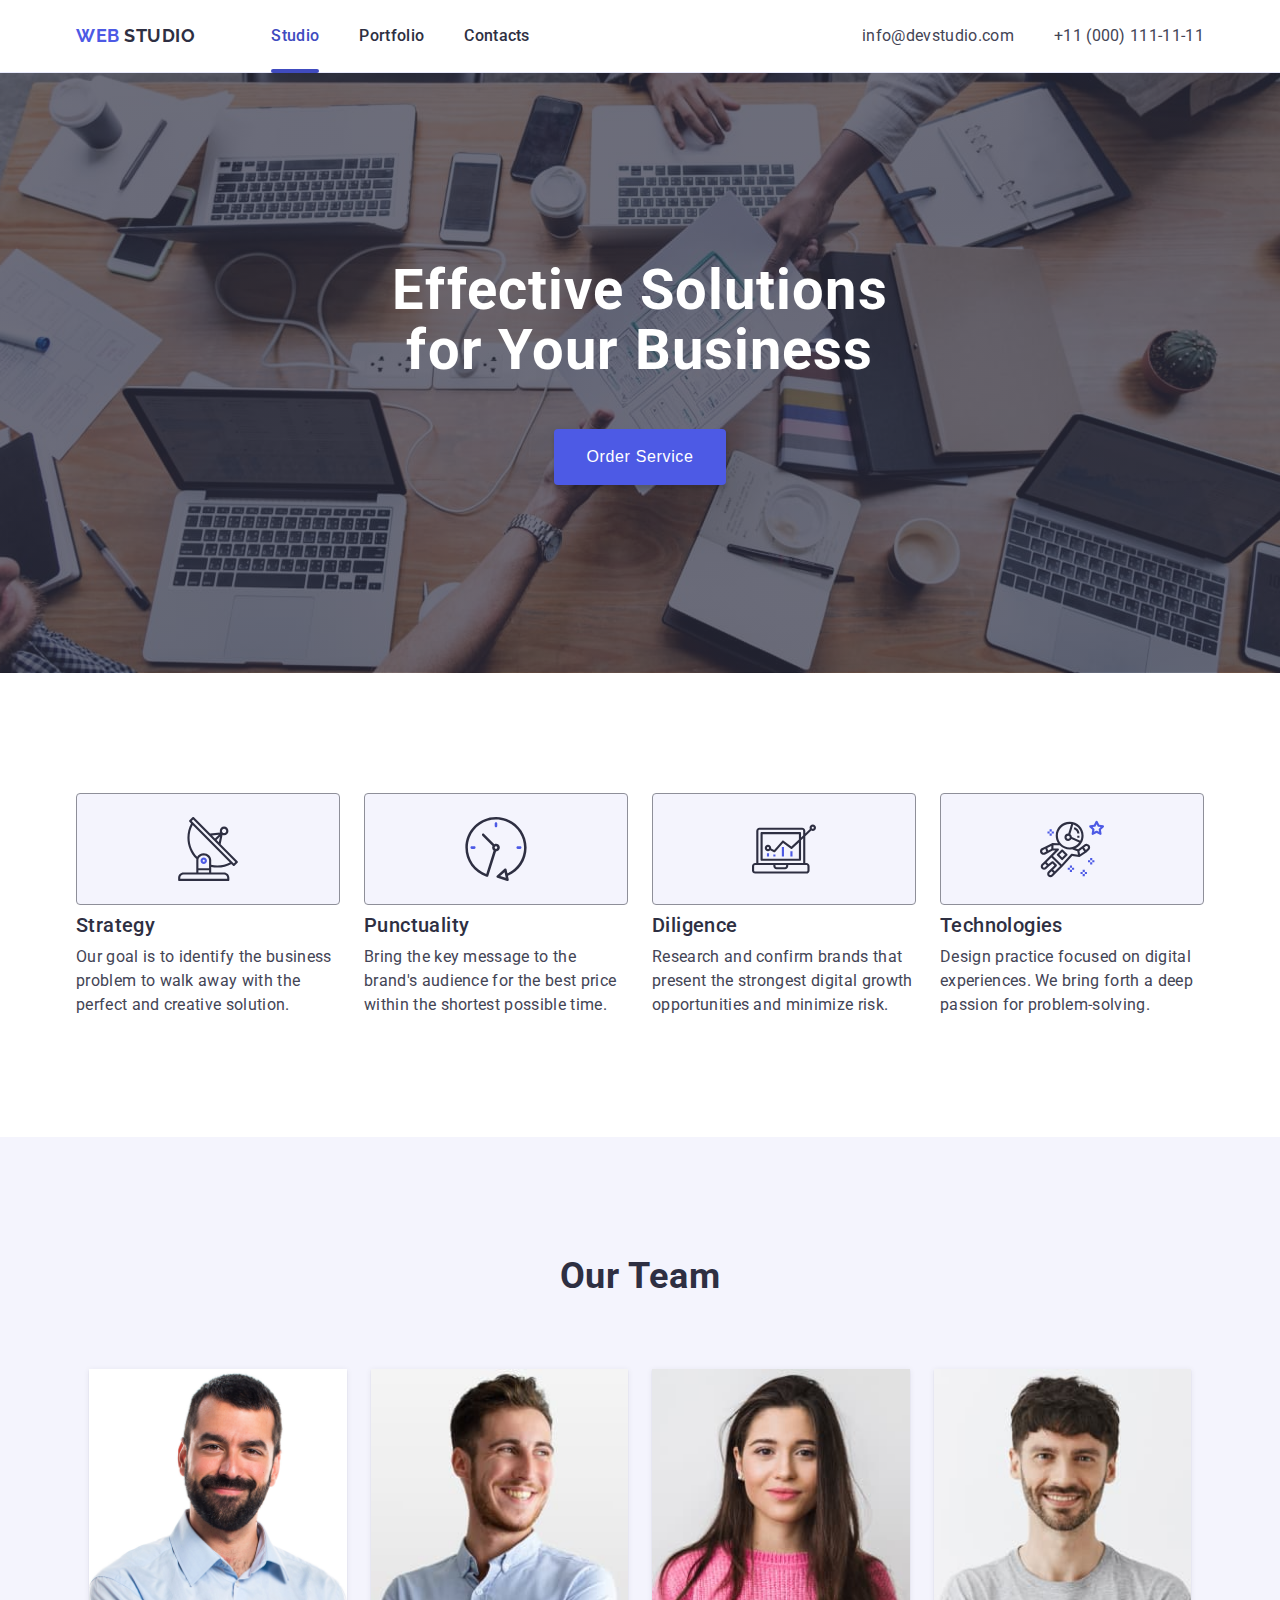
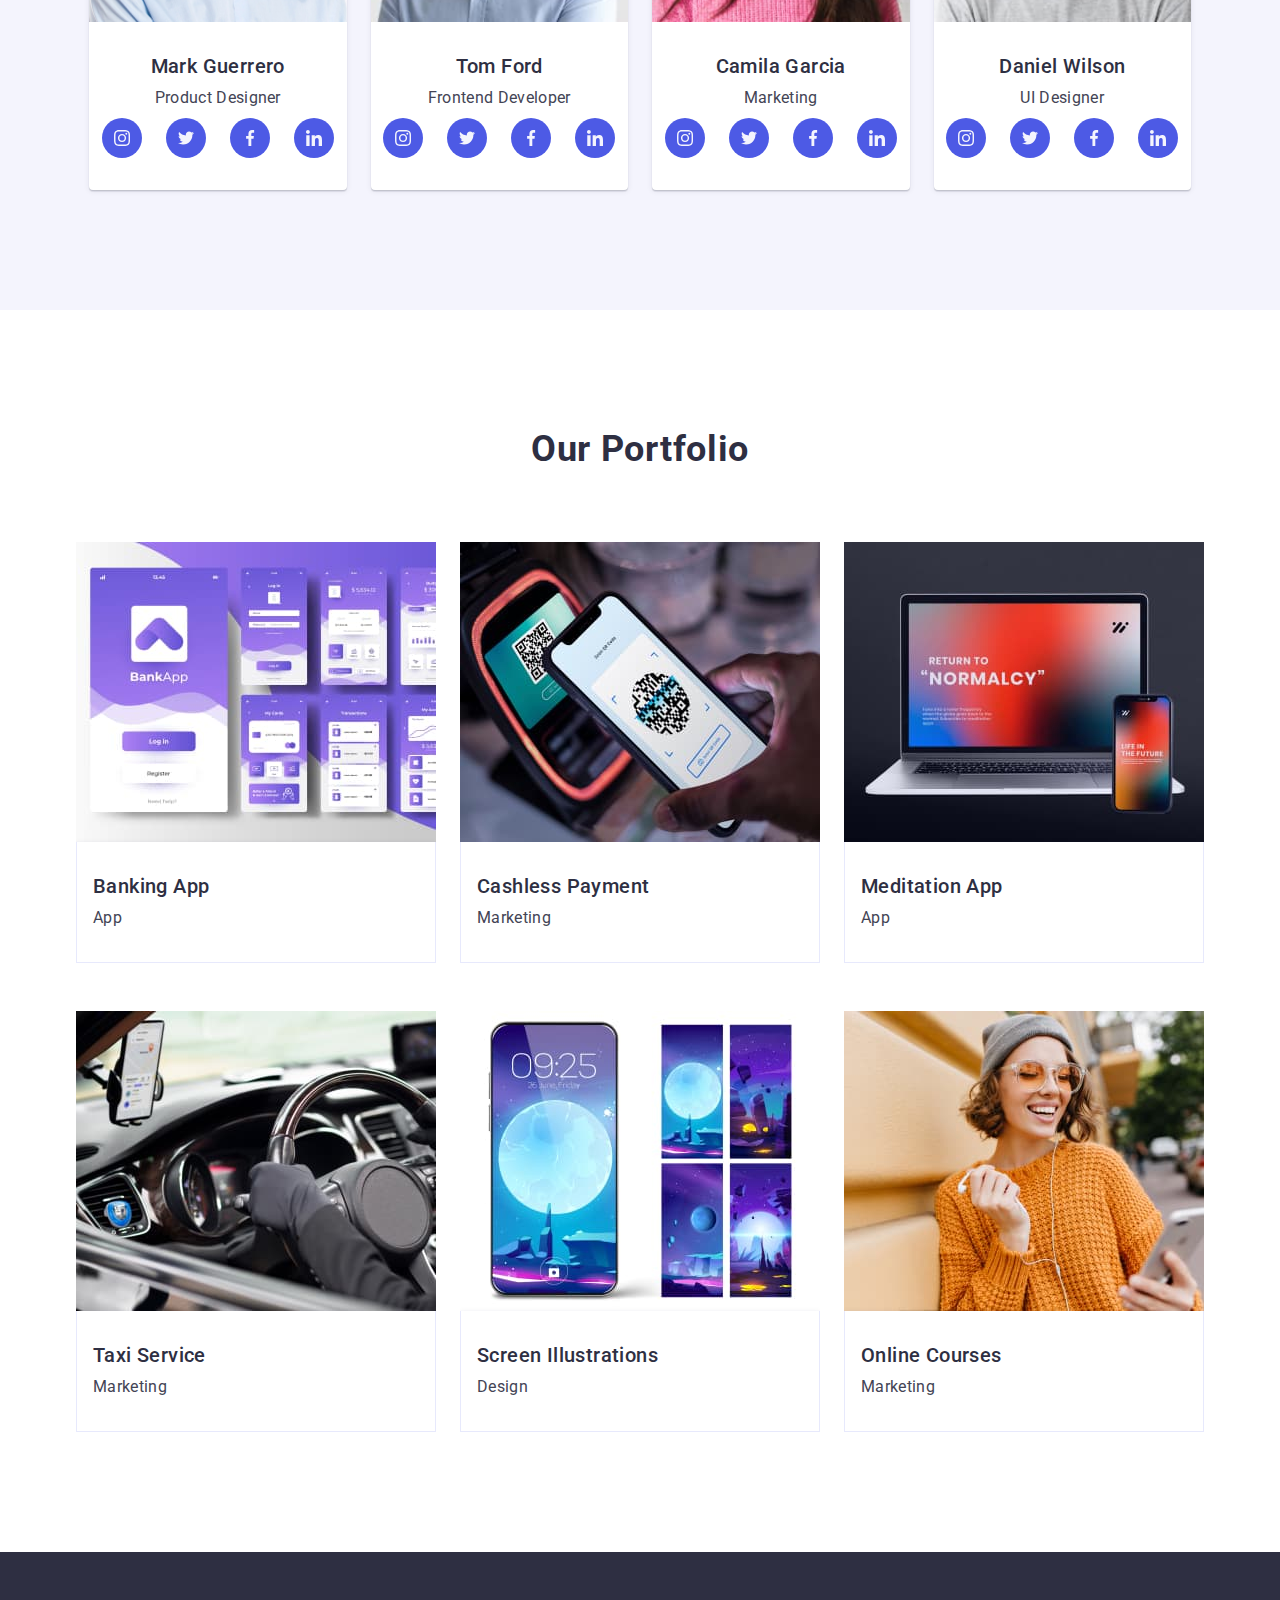
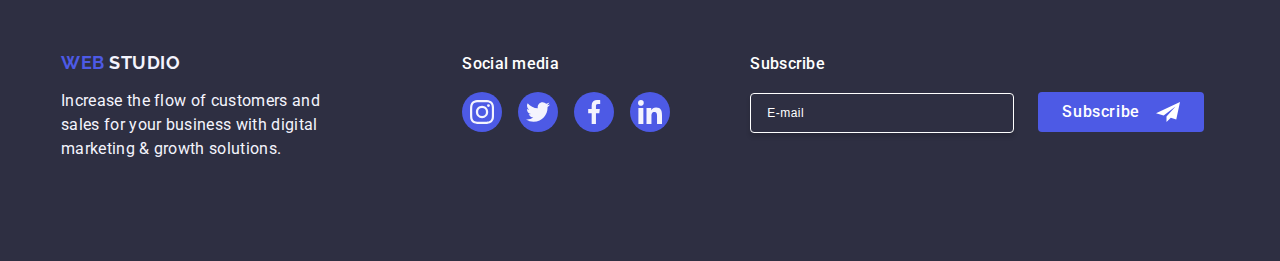
<file: index.html>
<!DOCTYPE html>
<html lang="en">
  <head>
    <meta charset="UTF-8" />
    <meta name="viewport" content="width=device-width, initial-scale=1.0" />
    <title>Business</title>
    <link rel="preconnect" href="https://fonts.googleapis.com" />
    <link rel="preconnect" href="https://fonts.gstatic.com" crossorigin />
    <link
      href="https://fonts.googleapis.com/css2?family=Raleway:wght@700&family=Roboto:wght@400;500;700&display=swap"
      rel="stylesheet"
    />
    <link
      rel="stylesheet"
      href="https://cdnjs.cloudflare.com/ajax/libs/modern-normalize/2.0.0/modern-normalize.min.css"
      integrity="sha512-NhSC1YmyruXifcj/KFRWoC561YpHpc5Jtzgvbuzx5VozKpWvQ+4nXhPdFgmx8xqexRcpAglTj9sIBWINXa8x5w=="
      crossorigin="anonymous"
      referrerpolicy="no-referrer"
    />
    <link rel="stylesheet" href="./css/styles.css" />
  </head>
  <body>
    <header class="header">
      <div class="container">
        <nav class="header-navigation">
          <a class="header-logo" href="./index.html"
            >Web <span class="header-logo-color">Studio</span></a
          >
          <ul class="header-menu-list">
            <li class="header-menu-item">
              <a
                class="header-menu-link current"
                href="./index.html"
                target="_blank"
                rel="noopener noreferrer nofollow"
              >
                Studio
              </a>
            </li>
            <li class="header-menu-item">
              <a
                class="header-menu-link"
                href=""
                target="_blank"
                rel="noopener noreferrer nofollow"
              >
                Portfolio
              </a>
            </li>
            <li class="header-menu-item">
              <a
                class="header-menu-link"
                href=""
                target="_blank"
                rel="noopener noreferrer nofollow"
              >
                Contacts
              </a>
            </li>
          </ul>
        </nav>
        <address class="address">
          <ul class="header-contact-list">
            <li class="header-contact-item">
              <a
                class="header-contact-link"
                href="mailto:info@devstudio.com"
                target="_blank"
                rel="noopener noreferrer nofollow"
              >
                info@devstudio.com
              </a>
            </li>
            <li class="header-contact-item">
              <a
                class="header-contact-link"
                href="tel:+110001111111"
                target="_blank"
                rel="noopener noreferrer nofollow"
              >
                +11 (000) 111-11-11</a
              >
            </li>
          </ul>
        </address>
        <button type="button" class="open-menu-btn">
          <svg width="24" height="24">
            <use href="./images/icons.svg#icon-menu"></use>
          </svg>
        </button>
      </div>
    </header>
    <main>
      <section class="hero">
        <div class="container">
          <h1 class="hero-title">Effective Solutions for Your Business</h1>
          <button class="hero-bye-btn" type="button">Order Service</button>
        </div>
      </section>

      <section class="features">
        <div class="container">
          <h2 class="visually-hidden">Features</h2>
          <ul class="features-list">
            <li class="features-item">
              <div class="features-item-box">
                <svg class="features-icon" width="64" height="64">
                  <use href="./images/icons.svg#icon-antenna1"></use>
                </svg>
              </div>
              <h3 class="features-subtitle subtitle">Strategy</h3>
              <p class="features-item-text">
                Our goal is to identify the business problem to walk away with
                the perfect and creative solution.
              </p>
            </li>
            <li class="features-item">
              <div class="features-item-box">
                <svg class="features-icon" width="64" height="64">
                  <use href="./images/icons.svg#icon-clock1"></use>
                </svg>
              </div>
              <h3 class="features-subtitle subtitle">Punctuality</h3>
              <p class="features-item-text">
                Bring the key message to the brand's audience for the best price
                within the shortest possible time.
              </p>
            </li>
            <li class="features-item">
              <div class="features-item-box">
                <svg class="features-icon" width="64" height="64">
                  <use href="./images/icons.svg#icon-diagram1"></use>
                </svg>
              </div>
              <h3 class="features-subtitle subtitle">Diligence</h3>
              <p class="features-item-text">
                Research and confirm brands that present the strongest digital
                growth opportunities and minimize risk.
              </p>
            </li>
            <li class="features-item">
              <div class="features-item-box">
                <svg class="features-icon" width="64" height="64">
                  <use href="./images/icons.svg#icon-astronaut1"></use>
                </svg>
              </div>
              <h3 class="features-subtitle subtitle">Technologies</h3>
              <p class="features-item-text">
                Design practice focused on digital experiences. We bring forth a
                deep passion for problem-solving.
              </p>
            </li>
          </ul>
        </div>
      </section>

      <section class="team">
        <div class="container">
          <h2 class="team-title title">Our Team</h2>
          <ul class="team-list">
            <li class="team-item">
              <img
                srcset="images/img_1_2x.jpg 2x, images/img_1.jpg 1x"
                src="./images/img_1.jpg"
                alt="Mark Guerrero"
                width="264"
                height="260"
                class="team-image"
              />
              <div class="supertitle">
                <h3 class="team-subtitle subtitle">Mark Guerrero</h3>
                <p class="team-item-text">Product Designer</p>
                <ul class="supertitle-link-list">
                  <li class="team-link">
                    <a href="./index.html" class="team-icon-link">
                      <svg class="social-icon" width="16" height="16">
                        <use href="./images/icons.svg#icon-instagram-2"></use>
                      </svg>
                    </a>
                  </li>
                  <li class="team-link">
                    <a href="./index.html" class="team-icon-link">
                      <svg class="social-icon" width="16" height="16">
                        <use href="./images/icons.svg#icon-twitter-1"></use>
                      </svg>
                    </a>
                  </li>
                  <li class="team-link">
                    <a href="./index.html" class="team-icon-link">
                      <svg class="social-icon" width="16" height="16">
                        <use href="./images/icons.svg#icon-facebook-1"></use>
                      </svg>
                    </a>
                  </li>
                  <li class="team-link">
                    <a href="./index.html" class="team-icon-link">
                      <svg class="social-icon" width="16" height="16">
                        <use href="./images/icons.svg#icon-linkedin-1"></use>
                      </svg>
                    </a>
                  </li>
                </ul>
              </div>
            </li>
            <li class="team-item">
              <img
                srcset="images/img_2_2x.jpg 2x, images/img_2.jpg 1x"
                src="./images/img_2.jpg"
                alt="Tom Ford"
                width="264"
                height="260"
                class="team-image"
              />
              <div class="supertitle">
                <h3 class="team-subtitle subtitle">Tom Ford</h3>
                <p class="team-item-text">Frontend Developer</p>
                <ul class="supertitle-link-list">
                  <li class="team-link">
                    <a href="./index.html" class="team-icon-link">
                      <svg class="social-icon" width="16" height="16">
                        <use href="./images/icons.svg#icon-instagram-2"></use>
                      </svg>
                    </a>
                  </li>
                  <li class="team-link">
                    <a href="./index.html" class="team-icon-link">
                      <svg class="social-icon" width="16" height="16">
                        <use href="./images/icons.svg#icon-twitter-1"></use>
                      </svg>
                    </a>
                  </li>
                  <li class="team-link">
                    <a href="./index.html" class="team-icon-link">
                      <svg class="social-icon" width="16" height="16">
                        <use href="./images/icons.svg#icon-facebook-1"></use>
                      </svg>
                    </a>
                  </li>
                  <li class="team-link">
                    <a href="./index.html" class="team-icon-link">
                      <svg class="social-icon" width="16" height="16">
                        <use href="./images/icons.svg#icon-linkedin-1"></use>
                      </svg>
                    </a>
                  </li>
                </ul>
              </div>
            </li>
            <li class="team-item">
              <img
                srcset="images/img_3_2x.jpg 2x, images/img_3.jpg 1x"
                src="./images/img_3.jpg"
                alt="Camila Garcia"
                width="264"
                height="260"
                class="team-image"
              />
              <div class="supertitle">
                <h3 class="team-subtitle subtitle">Camila Garcia</h3>
                <p class="team-item-text">Marketing</p>
                <ul class="supertitle-link-list">
                  <li class="team-link">
                    <a href="./index.html" class="team-icon-link">
                      <svg class="social-icon" width="16" height="16">
                        <use href="./images/icons.svg#icon-instagram-2"></use>
                      </svg>
                    </a>
                  </li>
                  <li class="team-link">
                    <a href="./index.html" class="team-icon-link">
                      <svg class="social-icon" width="16" height="16">
                        <use href="./images/icons.svg#icon-twitter-1"></use>
                      </svg>
                    </a>
                  </li>
                  <li class="team-link">
                    <a href="./index.html" class="team-icon-link">
                      <svg class="social-icon" width="16" height="16">
                        <use href="./images/icons.svg#icon-facebook-1"></use>
                      </svg>
                    </a>
                  </li>
                  <li class="team-link">
                    <a href="./index.html" class="team-icon-link">
                      <svg class="social-icon" width="16" height="16">
                        <use href="./images/icons.svg#icon-linkedin-1"></use>
                      </svg>
                    </a>
                  </li>
                </ul>
              </div>
            </li>
            <li class="team-item">
              <img
                srcset="images/img_4_2x.jpg 2x, images/img_4.jpg 1x"
                src="./images/img_4.jpg"
                alt="Daniel Wilson"
                width="264"
                height="260"
                class="team-image"
              />
              <div class="supertitle">
                <h3 class="team-subtitle subtitle">Daniel Wilson</h3>
                <p class="team-item-text">UI Designer</p>
                <ul class="supertitle-link-list">
                  <li class="team-link">
                    <a href="./index.html" class="team-icon-link">
                      <svg class="social-icon" width="16" height="16">
                        <use href="./images/icons.svg#icon-instagram-2"></use>
                      </svg>
                    </a>
                  </li>
                  <li class="team-link">
                    <a href="./index.html" class="team-icon-link">
                      <svg class="social-icon" width="16" height="16">
                        <use href="./images/icons.svg#icon-twitter-1"></use>
                      </svg>
                    </a>
                  </li>
                  <li class="team-link">
                    <a href="./index.html" class="team-icon-link">
                      <svg class="social-icon" width="16" height="16">
                        <use href="./images/icons.svg#icon-facebook-1"></use>
                      </svg>
                    </a>
                  </li>
                  <li class="team-link">
                    <a href="./index.html" class="team-icon-link">
                      <svg class="social-icon" width="16" height="16">
                        <use href="./images/icons.svg#icon-linkedin-1"></use>
                      </svg>
                    </a>
                  </li>
                </ul>
              </div>
            </li>
          </ul>
        </div>
      </section>

      <section class="portfolio">
        <div class="container">
          <h2 class="portfolio-title title">Our Portfolio</h2>
          <ul class="portfolio-list">
            <li class="portfolio-item">
              <div class="overlay-box">
                <picture>
                  <source
                    srcset="
                      ./images/portfolio1_2x.jpg 2x,
                      ./images/portfolio1.jpg    1x
                    "
                    media="(min-width: 1158px)"
                  />
                  <source
                    srcset="
                      ./images/tab/portfolio1_2x.jpg 2x,
                      ./images/tab/portfolio1.jpg    1x
                    "
                    media="(min-width: 768px)"
                  />
                  <source
                    srcset="
                      ./images/mob/portfolio1_2x.jpg 2x,
                      ./images/mob/portfolio1.jpg    1x
                    "
                    media="(min-width: 320px)"
                  />
                  <img
                    class="portfolio-img"
                    src="./images/portfolio1.jpg"
                    alt="Banking App"
                    width="360"
                    height="300"
                  />
                </picture>
                <p class="overlay">
                  14 Stylish and User-Friendly App Design Concepts · Task
                  Manager App · Calorie Tracker App · Exotic Fruit Ecommerce App
                  · Cloud Storage App
                </p>
              </div>
              <div class="portfolio-supertitle">
                <h3 class="portfolio-subtitle subtitle">Banking App</h3>
                <p class="portfolio-text">App</p>
              </div>
            </li>
            <li class="portfolio-item">
              <div class="overlay-box">
                <picture>
                  <source
                    srcset="
                      ./images/portfolio2_2x.jpg 2x,
                      ./images/portfolio2.jpg    1x
                    "
                    media="(min-width: 1158px)"
                  />
                  <source
                    srcset="
                      ./images/tab/portfolio2_2x.jpg 2x,
                      ./images/tab/portfolio2.jpg    1x
                    "
                    media="(min-width: 768px)"
                  />
                  <source
                    srcset="
                      ./images/mob/portfolio2_2x.jpg 2x,
                      ./images/mob/portfolio2.jpg    1x
                    "
                    media="(min-width: 320px)"
                  />
                  <img
                    class="portfolio-img"
                    src="./images/portfolio2.jpg"
                    alt="Cashless Payment"
                    width="360"
                    height="300"
                  />
                </picture>
                <p class="overlay">
                  14 Stylish and User-Friendly App Design Concepts · Task
                  Manager App · Calorie Tracker App · Exotic Fruit Ecommerce App
                  · Cloud Storage App
                </p>
              </div>
              <div class="portfolio-supertitle">
                <h3 class="portfolio-subtitle subtitle">Cashless Payment</h3>
                <p class="portfolio-text">Marketing</p>
              </div>
            </li>
            <li class="portfolio-item">
              <div class="overlay-box">
                <picture>
                  <source
                    srcset="
                      ./images/portfolio3_2x.jpg 2x,
                      ./images/portfolio3.jpg    1x
                    "
                    media="(min-width: 1158px)"
                  />
                  <source
                    srcset="
                      ./images/tab/portfolio3_2x.jpg 2x,
                      ./images/tab/portfolio3.jpg    1x
                    "
                    media="(min-width: 768px)"
                  />
                  <source
                    srcset="
                      ./images/mob/portfolio3_2x.jpg 2x,
                      ./images/mob/portfolio3.jpg    1x
                    "
                    media="(min-width: 320px)"
                  />
                  <img
                    class="portfolio-img"
                    src="./images/portfolio3.jpg"
                    alt="Meditation App"
                    width="360"
                    height="300"
                  />
                </picture>
                <p class="overlay">
                  14 Stylish and User-Friendly App Design Concepts · Task
                  Manager App · Calorie Tracker App · Exotic Fruit Ecommerce App
                  · Cloud Storage App
                </p>
              </div>
              <div class="portfolio-supertitle">
                <h3 class="portfolio-subtitle subtitle">Meditation App</h3>
                <p class="portfolio-text">App</p>
              </div>
            </li>
            <li class="portfolio-item">
              <div class="overlay-box">
                <picture>
                  <source
                    srcset="
                      ./images/portfolio4_2x.jpg 2x,
                      ./images/portfolio4.jpg    1x
                    "
                    media="(min-width: 1158px)"
                  />
                  <source
                    srcset="
                      ./images/tab/portfolio4_2x.jpg 2x,
                      ./images/tab/portfolio4.jpg    1x
                    "
                    media="(min-width: 768px)"
                  />
                  <source
                    srcset="
                      ./images/mob/portfolio4_2x.jpg 2x,
                      ./images/mob/portfolio4.jpg    1x
                    "
                    media="(min-width: 320px)"
                  />
                  <img
                    class="portfolio-img"
                    src="./images/portfolio4.jpg"
                    alt="Taxi Service"
                    width="360"
                    height="300"
                  />
                </picture>
                <p class="overlay">
                  14 Stylish and User-Friendly App Design Concepts · Task
                  Manager App · Calorie Tracker App · Exotic Fruit Ecommerce App
                  · Cloud Storage App
                </p>
              </div>
              <div class="portfolio-supertitle">
                <h3 class="portfolio-subtitle subtitle">Taxi Service</h3>
                <p class="portfolio-text">Marketing</p>
              </div>
            </li>
            <li class="portfolio-item">
              <div class="overlay-box">
                <picture>
                  <source
                    srcset="
                      ./images/portfolio5_2x.jpg 2x,
                      ./images/portfolio5.jpg    1x
                    "
                    media="(min-width: 1158px)"
                  />
                  <source
                    srcset="
                      ./images/tab/portfolio5_2x.jpg 2x,
                      ./images/tab/portfolio5.jpg    1x
                    "
                    media="(min-width: 768px)"
                  />
                  <source
                    srcset="
                      ./images/mob/portfolio5_2x.jpg 2x,
                      ./images/mob/portfolio5.jpg    1x
                    "
                    media="(min-width: 320px)"
                  />
                  <img
                    class="portfolio-img"
                    src="./images/portfolio5.jpg"
                    alt="Screen Illustrations"
                    width="360"
                    height="300"
                  />
                </picture>
                <p class="overlay">
                  14 Stylish and User-Friendly App Design Concepts · Task
                  Manager App · Calorie Tracker App · Exotic Fruit Ecommerce App
                  · Cloud Storage App
                </p>
              </div>
              <div class="portfolio-supertitle">
                <h3 class="portfolio-subtitle subtitle">
                  Screen Illustrations
                </h3>
                <p class="portfolio-text">Design</p>
              </div>
            </li>
            <li class="portfolio-item">
              <div class="overlay-box">
                <picture>
                  <source
                    srcset="
                      ./images/portfolio6_2x.jpg 2x,
                      ./images/portfolio6.jpg    1x
                    "
                    media="(min-width: 1158px)"
                  />
                  <source
                    srcset="
                      ./images/tab/portfolio6_2x.jpg 2x,
                      ./images/tab/portfolio6.jpg    1x
                    "
                    media="(min-width: 768px)"
                  />
                  <source
                    srcset="
                      ./images/mob/portfolio6_2x.jpg 2x,
                      ./images/mob/portfolio6.jpg    1x
                    "
                    media="(min-width: 320px)"
                  />
                  <img
                    class="portfolio-img"
                    src="./images/portfolio6.jpg"
                    alt="Online Courses"
                    width="360"
                    height="300"
                  />
                </picture>
                <p class="overlay">
                  14 Stylish and User-Friendly App Design Concepts · Task
                  Manager App · Calorie Tracker App · Exotic Fruit Ecommerce App
                  · Cloud Storage App
                </p>
              </div>
              <div class="portfolio-supertitle">
                <h3 class="portfolio-subtitle subtitle">Online Courses</h3>
                <p class="portfolio-text">Marketing</p>
              </div>
            </li>
          </ul>
        </div>
      </section>
    </main>
    <footer class="footer">
      <div class="container footer-box">
        <div class="footer-item">
          <a class="footer-logo" href="./index.html"
            >Web
            <span class="footer-logo-color">Studio</span>
          </a>
          <p class="footer-text">
            Increase the flow of customers and sales for your business with
            digital marketing & growth solutions.
          </p>
        </div>
        <div class="footer-soc">
          <p class="footer-subtitle">Social media</p>
          <ul class="footer-link-list">
            <li class="footer-link">
              <a href="./index.html" class="footer-icon-link">
                <svg class="social-icon" width="24" height="24">
                  <use href="./images/icons.svg#icon-instagram-2"></use>
                </svg>
              </a>
            </li>
            <li class="footer-link">
              <a href="./index.html" class="footer-icon-link">
                <svg class="social-icon" width="24" height="24">
                  <use href="./images/icons.svg#icon-twitter-1"></use>
                </svg>
              </a>
            </li>
            <li class="footer-link">
              <a href="./index.html" class="footer-icon-link">
                <svg class="social-icon" width="24" height="24">
                  <use href="./images/icons.svg#icon-facebook-1"></use>
                </svg>
              </a>
            </li>
            <li class="footer-link">
              <a href="./index.html" class="footer-icon-link">
                <svg class="social-icon" width="24" height="24">
                  <use href="./images/icons.svg#icon-linkedin-1"></use>
                </svg>
              </a>
            </li>
          </ul>
        </div>
        <div class="footer-subscribe">
          <p class="footer-subtitle">Subscribe</p>
          <form class="form-subscribe">
            <label class="footer-email-label">
              <input
                type="email"
                name="footer-mail"
                class="footer-email"
                placeholder="E-mail"
            /></label>
            <button type="submit" class="footer-form-btn">
              Subscribe
              <svg class="footer-form-btn-icon" width="24" height="24">
                <use href="./images/icons.svg#icon-frame"></use>
              </svg>
            </button>
          </form>
        </div>
      </div>
    </footer>

    <div class="backdrop">
      <div class="modal">
        <button type="button" class="modal-close">
          <svg class="modal-ex" width="8" height="8">
            <use href="./images/icons.svg#icon-close"></use>
          </svg>
        </button>
        <p class="modal-title">Leave your contacts and we will call you back</p>
        <form class="modal-form">
          <div class="modal-field">
            <label for="user-name" class="form-label">Name</label>
            <div class="modal-input-wrap">
              <input
                type="text"
                name="user-name"
                class="modal-input"
                id="user-name"
                required
              />
              <svg class="modal-icon" width="18" height="24">
                <use href="./images/icons.svg#icon-person"></use>
              </svg>
            </div>
          </div>
          <div class="modal-field">
            <label for="user-phone" class="form-label">Phone</label>
            <div class="modal-input-wrap">
              <input
                type="tel"
                name="user-phone"
                class="modal-input"
                id="user-phone"
                required
              />
              <svg class="modal-icon" width="18" height="24">
                <use href="./images/icons.svg#icon-phone"></use>
              </svg>
            </div>
          </div>
          <div class="modal-field">
            <label for="user-email" class="form-label">Email</label>
            <div class="modal-input-wrap">
              <input
                type="email"
                name="user-email"
                class="modal-input"
                id="user-email"
                required
              />
              <svg class="modal-icon" width="18" height="24">
                <use href="./images/icons.svg#icon-email"></use>
              </svg>
            </div>
          </div>
          <div class="modal-field-text">
            <label for="user-comment" class="form-label"> Comment</label>
            <textarea
              name="user-comment"
              id="user-comment"
              cols="3"
              rows="5"
              placeholder="Text input"
              class="modal-text"
            ></textarea>
          </div>
          <div class="modal-field-check">
            <input
              type="checkbox"
              name="user-privacy"
              required
              id="user-privacy"
              value="true"
              class="modal-check visually-hidden"
            />
            <label for="user-privacy" class="check-text"
              ><span class="check-text-box">
                <svg class="modal-check-icon" width="10" height="8">
                  <use href="./images/icons.svg#icon-check"></use>
                </svg> </span
              >I accept the terms and conditions of the
              <a href="" class="check-link">Privacy Policy</a>
            </label>
          </div>
          <button class="modal-btn" type="submit">Send</button>
        </form>
      </div>
    </div>
    <div class="modal-menu">
      <button type="button" class="modal-close-menu">
        <svg class="modal-ex" width="8" height="8">
          <use href="./images/icons.svg#icon-close"></use>
        </svg>
      </button>
      <div class="mob-modal-menu">
        <ul class="mob-menu-list">
          <li class="mob-menu-item">
            <a
              class="mob-menu-link active"
              href="./index.html"
              target="_blank"
              rel="noopener noreferrer nofollow"
            >
              Studio
            </a>
          </li>
          <li class="mob-menu-item">
            <a
              class="mob-menu-link"
              href=""
              target="_blank"
              rel="noopener noreferrer nofollow"
            >
              Portfolio
            </a>
          </li>
          <li class="mob-menu-item">
            <a
              class="mob-menu-link"
              href=""
              target="_blank"
              rel="noopener noreferrer nofollow"
            >
              Contacts
            </a>
          </li>
        </ul>
      </div>
      <div class="menu-bottom-container">
        <div class="address-menu">
          <ul class="mob-contact-list">
            <li class="mob-contact-item">
              <a
                class="mob-contact-link active"
                href="tel:+110001111111"
                target="_blank"
                rel="noopener noreferrer nofollow"
              >
                +11 (000) 111-11-11</a
              >
            </li>
            <li class="mob-contact-item">
              <a
                class="mob-contact-link"
                href="mailto:info@devstudio.com"
                target="_blank"
                rel="noopener noreferrer nofollow"
              >
                info@devstudio.com
              </a>
            </li>
          </ul>
        </div>
        <div class="mob-link-container">
          <ul class="mob-link-list">
            <li class="mob-link-item">
              <a href="./index.html" class="mob-icon-link">
                <svg class="social-icon" width="24" height="24">
                  <use href="./images/icons.svg#icon-instagram-2"></use>
                </svg>
              </a>
            </li>
            <li class="mob-link-item">
              <a href="./index.html" class="mob-icon-link">
                <svg class="social-icon" width="24" height="24">
                  <use href="./images/icons.svg#icon-twitter-1"></use>
                </svg>
              </a>
            </li>
            <li class="mob-link-item">
              <a href="./index.html" class="mob-icon-link">
                <svg class="social-icon" width="24" height="24">
                  <use href="./images/icons.svg#icon-facebook-1"></use>
                </svg>
              </a>
            </li>
            <li class="mob-link-item">
              <a href="./index.html" class="mob-icon-link">
                <svg class="social-icon" width="24" height="24">
                  <use href="./images/icons.svg#icon-linkedin-1"></use>
                </svg>
              </a>
            </li>
          </ul>
        </div>
      </div>
    </div>
  </body>
</html>
</file>
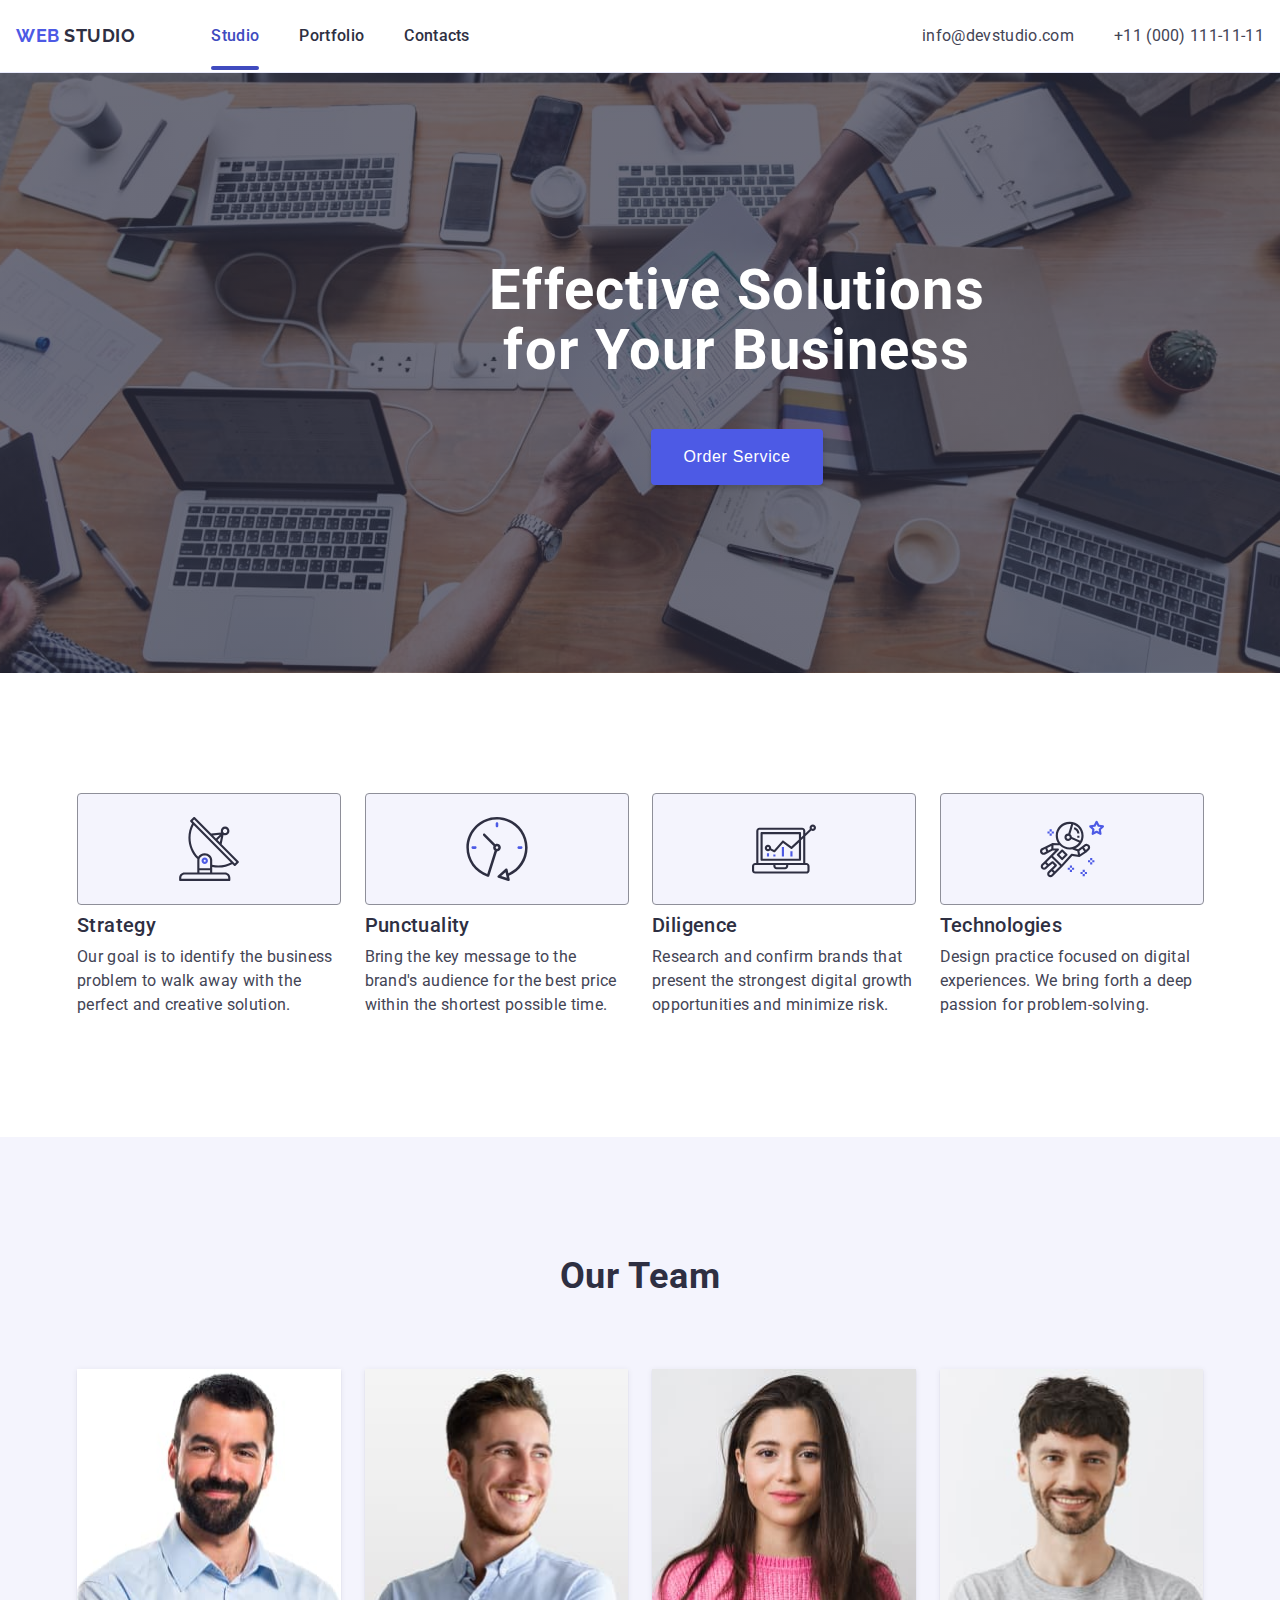
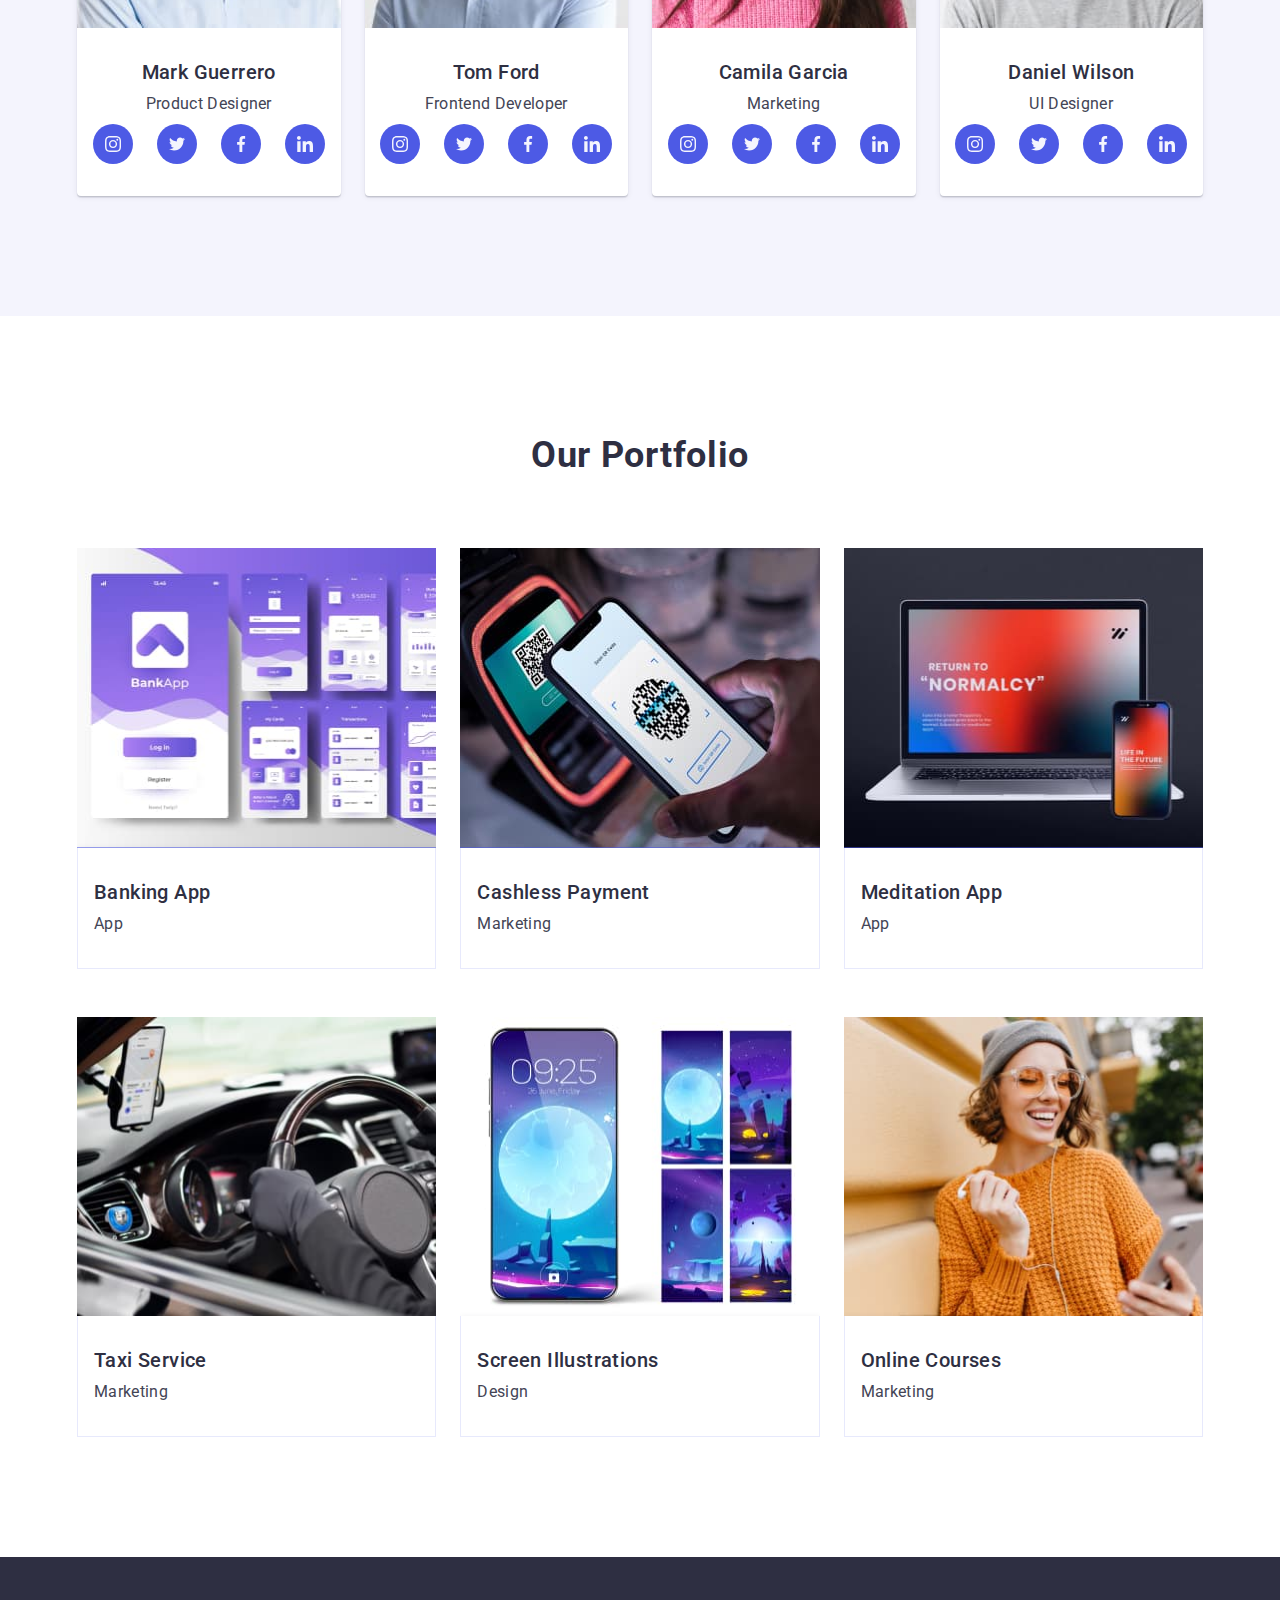
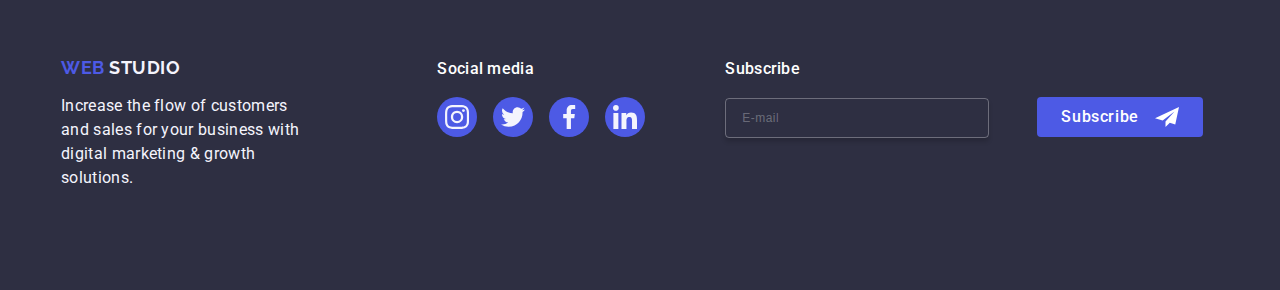
<file: bup/index.html>
<!DOCTYPE html>
<html lang="en">
  <head>
    <meta charset="UTF-8" />
    <meta name="viewport" content="width=device-width, initial-scale=1.0" />
    <title>Business</title>
    <link rel="preconnect" href="https://fonts.googleapis.com" />
    <link rel="preconnect" href="https://fonts.gstatic.com" crossorigin />
    <link
      href="https://fonts.googleapis.com/css2?family=Raleway:wght@700&family=Roboto:wght@400;500;700&display=swap"
      rel="stylesheet"
    />
    <link
      rel="stylesheet"
      href="https://cdnjs.cloudflare.com/ajax/libs/modern-normalize/2.0.0/modern-normalize.min.css"
      integrity="sha512-NhSC1YmyruXifcj/KFRWoC561YpHpc5Jtzgvbuzx5VozKpWvQ+4nXhPdFgmx8xqexRcpAglTj9sIBWINXa8x5w=="
      crossorigin="anonymous"
      referrerpolicy="no-referrer"
    />
    <link rel="stylesheet" href="./css/styles.css" />
  </head>
  <body>
    <header class="header">
      <div class="container">
        <nav class="header-navigation">
          <a class="header-logo" href="./index.html"
            >Web <span class="header-logo-color">Studio</span></a
          >
          <ul class="header-menu-list">
            <li class="header-menu-item">
              <a
                class="header-menu-link current"
                href="./index.html"
                target="_blank"
                rel="noopener noreferrer nofollow"
              >
                Studio
              </a>
            </li>
            <li class="header-menu-item">
              <a
                class="header-menu-link"
                href=""
                target="_blank"
                rel="noopener noreferrer nofollow"
              >
                Portfolio
              </a>
            </li>
            <li class="header-menu-item">
              <a
                class="header-menu-link"
                href=""
                target="_blank"
                rel="noopener noreferrer nofollow"
              >
                Contacts
              </a>
            </li>
          </ul>
        </nav>
        <address class="address">
          <ul class="header-contact-list">
            <li class="header-contact-item">
              <a
                class="header-contact-link"
                href="mailto:info@devstudio.com"
                target="_blank"
                rel="noopener noreferrer nofollow"
              >
                info@devstudio.com
              </a>
            </li>
            <li class="header-contact-item">
              <a
                class="header-contact-link"
                href="tel:+110001111111"
                target="_blank"
                rel="noopener noreferrer nofollow"
              >
                +11 (000) 111-11-11</a
              >
            </li>
          </ul>
        </address>
        <button type="button" class="open-menu-btn">
          <svg width="24" height="24">
            <use href="./images/icons.svg#icon-menu"></use>
          </svg>
        </button.open-menu-btn>
      </div>
    </header>
    <main>
      <section class="hero">
        <div class="container">
          <h1 class="hero-title">Effective Solutions for Your Business</h1>
          <button class="hero-bye-btn" type="button">Order Service</button>
        </div>
      </section>
      
      <section class="features">
        <div class="container">
          <h2 class="visually-hidden">Features</h2>
          <ul class="features-list">
            <li class="features-item">
              <div class="features-item-box">
                <svg class="features-icon" width="64" height="64">
                  <use href="./images/icons.svg#icon-antenna1"></use>
                </svg>
              </div>
              <h3 class="features-subtitle subtitle">Strategy</h3>
              <p class="features-item-text">
                Our goal is to identify the business problem to walk away with
                the perfect and creative solution.
              </p>
            </li>
            <li class="features-item">
              <div class="features-item-box">
                <svg class="features-icon" width="64" height="64">
                  <use href="./images/icons.svg#icon-clock1"></use>
                </svg>
              </div>
              <h3 class="features-subtitle subtitle">Punctuality</h3>
              <p class="features-item-text">
                Bring the key message to the brand's audience for the best price
                within the shortest possible time.
              </p>
            </li>
            <li class="features-item">
              <div class="features-item-box">
                <svg class="features-icon" width="64" height="64">
                  <use href="./images/icons.svg#icon-diagram1"></use>
                </svg>
              </div>
              <h3 class="features-subtitle subtitle">Diligence</h3>
              <p class="features-item-text">
                Research and confirm brands that present the strongest digital
                growth opportunities and minimize risk.
              </p>
            </li>
            <li class="features-item">
              <div class="features-item-box">
                <svg class="features-icon" width="64" height="64">
                  <use href="./images/icons.svg#icon-astronaut1"></use>
                </svg>
              </div>
              <h3 class="features-subtitle subtitle">Technologies</h3>
              <p class="features-item-text">
                Design practice focused on digital experiences. We bring forth a
                deep passion for problem-solving.
              </p>
            </li>
          </ul>
        </div>
      </section>

      <section class="team">
        <div class="container">
          <h2 class="team-title title">Our Team</h2>
          <ul class="team-list">
            <li class="team-item">
              <img
                src="./images/img_1.jpg"
                alt="Mark Guerrero"
                width="264"
                height="260"
                class="team-image"
              />
              <div class="supertitle">
                <h3 class="team-subtitle subtitle">Mark Guerrero</h3>
                <p class="team-item-text">Product Designer</p>
                <ul class="supertitle-link-list">
                  <li class="team-link">
                    <a href="./index.html" class="team-icon-link">
                      <svg class="social-icon" width="16" height="16">
                        <use href="./images/icons.svg#icon-instagram-2"></use>
                      </svg>
                    </a>
                  </li>
                  <li class="team-link">
                    <a href="./index.html" class="team-icon-link">
                      <svg class="social-icon" width="16" height="16">
                        <use href="./images/icons.svg#icon-twitter-1"></use>
                      </svg>
                    </a>
                  </li>
                  <li class="team-link">
                    <a href="./index.html" class="team-icon-link">
                      <svg class="social-icon" width="16" height="16">
                        <use href="./images/icons.svg#icon-facebook-1"></use>
                      </svg>
                    </a>
                  </li>
                  <li class="team-link">
                    <a href="./index.html" class="team-icon-link">
                      <svg class="social-icon" width="16" height="16">
                        <use href="./images/icons.svg#icon-linkedin-1"></use>
                      </svg>
                    </a>
                  </li>
                </ul>
              </div>
            </li>
            <li class="team-item">
              <img
                src="./images/img_2.jpg"
                alt="Tom Ford"
                width="264"
                height="260"
                class="team-image"
              />
              <div class="supertitle">
                <h3 class="team-subtitle subtitle">Tom Ford</h3>
                <p class="team-item-text">Frontend Developer</p>
                <ul class="supertitle-link-list">
                  <li class="team-link">
                    <a href="./index.html" class="team-icon-link">
                      <svg class="social-icon" width="16" height="16">
                        <use href="./images/icons.svg#icon-instagram-2"></use>
                      </svg>
                    </a>
                  </li>
                  <li class="team-link">
                    <a href="./index.html" class="team-icon-link">
                      <svg class="social-icon" width="16" height="16">
                        <use href="./images/icons.svg#icon-twitter-1"></use>
                      </svg>
                    </a>
                  </li>
                  <li class="team-link">
                    <a href="./index.html" class="team-icon-link">
                      <svg class="social-icon" width="16" height="16">
                        <use href="./images/icons.svg#icon-facebook-1"></use>
                      </svg>
                    </a>
                  </li>
                  <li class="team-link">
                    <a href="./index.html" class="team-icon-link">
                      <svg class="social-icon" width="16" height="16">
                        <use href="./images/icons.svg#icon-linkedin-1"></use>
                      </svg>
                    </a>
                  </li>
                </ul>
              </div>
            </li>
            <li class="team-item">
              <img
                src="./images/img_3.jpg"
                alt="Camila Garcia"
                width="264"
                height="260"
                class="team-image"
              />
              <div class="supertitle">
                <h3 class="team-subtitle subtitle">Camila Garcia</h3>
                <p class="team-item-text">Marketing</p>
                <ul class="supertitle-link-list">
                  <li class="team-link">
                    <a href="./index.html" class="team-icon-link">
                      <svg class="social-icon" width="16" height="16">
                        <use href="./images/icons.svg#icon-instagram-2"></use>
                      </svg>
                    </a>
                  </li>
                  <li class="team-link">
                    <a href="./index.html" class="team-icon-link">
                      <svg class="social-icon" width="16" height="16">
                        <use href="./images/icons.svg#icon-twitter-1"></use>
                      </svg>
                    </a>
                  </li>
                  <li class="team-link">
                    <a href="./index.html" class="team-icon-link">
                      <svg class="social-icon" width="16" height="16">
                        <use href="./images/icons.svg#icon-facebook-1"></use>
                      </svg>
                    </a>
                  </li>
                  <li class="team-link">
                    <a href="./index.html" class="team-icon-link">
                      <svg class="social-icon" width="16" height="16">
                        <use href="./images/icons.svg#icon-linkedin-1"></use>
                      </svg>
                    </a>
                  </li>
                </ul>
              </div>
            </li>
            <li class="team-item">
              <img
                src="./images/img_4.jpg"
                alt="Daniel Wilson"
                width="264"
                height="260"
                class="team-image"
              />
              <div class="supertitle">
                <h3 class="team-subtitle subtitle">Daniel Wilson</h3>
                <p class="team-item-text">UI Designer</p>
                <ul class="supertitle-link-list">
                  <li class="team-link">
                    <a href="./index.html" class="team-icon-link">
                      <svg class="social-icon" width="16" height="16">
                        <use href="./images/icons.svg#icon-instagram-2"></use>
                      </svg>
                    </a>
                  </li>
                  <li class="team-link">
                    <a href="./index.html" class="team-icon-link">
                      <svg class="social-icon" width="16" height="16">
                        <use href="./images/icons.svg#icon-twitter-1"></use>
                      </svg>
                    </a>
                  </li>
                  <li class="team-link">
                    <a href="./index.html" class="team-icon-link">
                      <svg class="social-icon" width="16" height="16">
                        <use href="./images/icons.svg#icon-facebook-1"></use>
                      </svg>
                    </a>
                  </li>
                  <li class="team-link">
                    <a href="./index.html" class="team-icon-link">
                      <svg class="social-icon" width="16" height="16">
                        <use href="./images/icons.svg#icon-linkedin-1"></use>
                      </svg>
                    </a>
                  </li>
                </ul>
              </div>
            </li>
          </ul>
        </div>
      </section>

      <section class="portfolio">
        <div class="container">
          <h2 class="portfolio-title title">Our Portfolio</h2>
          <ul class="portfolio-list">
            <li class="portfolio-item">
              <div class="overlay-box">
                <img
                  class="portfolio-img"
                  src="./images/portfolio1.jpg"
                  alt="Banking App"
                  width="360"
                  height="300"
                />
                <p class="overlay">
                  14 Stylish and User-Friendly App Design Concepts · Task
                  Manager App · Calorie Tracker App · Exotic Fruit Ecommerce App
                  · Cloud Storage App
                </p>
              </div>
              <div class="portfolio-supertitle">
                <h3 class="portfolio-subtitle subtitle">Banking App</h3>
                <p class="portfolio-text">App</p>
              </div>
            </li>
            <li class="portfolio-item">
              <div class="overlay-box">
                <img
                  class="portfolio-img"
                  src="./images/portfolio2.jpg"
                  alt="Cashless Payment"
                  width="360"
                  height="300"
                />
                <p class="overlay">
                  14 Stylish and User-Friendly App Design Concepts · Task
                  Manager App · Calorie Tracker App · Exotic Fruit Ecommerce App
                  · Cloud Storage App
                </p>
              </div>
              <div class="portfolio-supertitle">
                <h3 class="portfolio-subtitle subtitle">Cashless Payment</h3>
                <p class="portfolio-text">Marketing</p>
              </div>
            </li>
            <li class="portfolio-item">
              <div class="overlay-box">
                <img
                  class="portfolio-img"
                  src="./images/portfolio3.jpg"
                  alt="Meditation App"
                  width="360"
                  height="300"
                />
                <p class="overlay">
                  14 Stylish and User-Friendly App Design Concepts · Task
                  Manager App · Calorie Tracker App · Exotic Fruit Ecommerce App
                  · Cloud Storage App
                </p>
              </div>
              <div class="portfolio-supertitle">
                <h3 class="portfolio-subtitle subtitle">Meditation App</h3>
                <p class="portfolio-text">App</p>
              </div>
            </li>
            <li class="portfolio-item">
              <div class="overlay-box">
                <img
                  class="portfolio-img"
                  src="./images/portfolio4.jpg"
                  alt="Taxi Service"
                  width="360"
                  height="300"
                />
                <p class="overlay">
                  14 Stylish and User-Friendly App Design Concepts · Task
                  Manager App · Calorie Tracker App · Exotic Fruit Ecommerce App
                  · Cloud Storage App
                </p>
              </div>
              <div class="portfolio-supertitle">
                <h3 class="portfolio-subtitle subtitle">Taxi Service</h3>
                <p class="portfolio-text">Marketing</p>
              </div>
            </li>
            <li class="portfolio-item">
              <div class="overlay-box">
                <img
                  class="portfolio-img"
                  src="./images/portfolio5.jpg"
                  alt="Screen Illustrations"
                  width="360"
                  height="300"
                />
                <p class="overlay">
                  14 Stylish and User-Friendly App Design Concepts · Task
                  Manager App · Calorie Tracker App · Exotic Fruit Ecommerce App
                  · Cloud Storage App
                </p>
              </div>
              <div class="portfolio-supertitle">
                <h3 class="portfolio-subtitle subtitle">
                  Screen Illustrations
                </h3>
                <p class="portfolio-text">Design</p>
              </div>
            </li>
            <li class="portfolio-item">
              <div class="overlay-box">
                <img
                  class="portfolio-img"
                  src="./images/portfolio6.jpg"
                  alt="Online Courses"
                  width="360"
                  height="300"
                />
                <p class="overlay">
                  14 Stylish and User-Friendly App Design Concepts · Task
                  Manager App · Calorie Tracker App · Exotic Fruit Ecommerce App
                  · Cloud Storage App
                </p>
              </div>
              <div class="portfolio-supertitle">
                <h3 class="portfolio-subtitle subtitle">Online Courses</h3>
                <p class="portfolio-text">Marketing</p>
              </div>
            </li>
          </ul>
        </div>
      </section>
    </main>
    <footer class="footer">
      <div class="container footer-box">
        <div class="footer-item">
          <a class="footer-logo" href="./index.html"
            >Web
            <span class="footer-logo-color">Studio</span>
          </a>
          <p class="footer-text">
            Increase the flow of customers and sales for your business with
            digital marketing & growth solutions.
          </p>
        </div>
        <div class="footer-soc">
          <p class="footer-subtitle">Social media</p>
          <ul class="footer-link-list">
            <li class="footer-link">
              <a href="./index.html" class="footer-icon-link">
                <svg class="social-icon" width="24" height="24">
                  <use href="./images/icons.svg#icon-instagram-2"></use>
                </svg>
              </a>
            </li>
            <li class="footer-link">
              <a href="./index.html" class="footer-icon-link">
                <svg class="social-icon" width="24" height="24">
                  <use href="./images/icons.svg#icon-twitter-1"></use>
                </svg>
              </a>
            </li>
            <li class="footer-link">
              <a href="./index.html" class="footer-icon-link">
                <svg class="social-icon" width="24" height="24">
                  <use href="./images/icons.svg#icon-facebook-1"></use>
                </svg>
              </a>
            </li>
            <li class="footer-link">
              <a href="./index.html" class="footer-icon-link">
                <svg class="social-icon" width="24" height="24">
                  <use href="./images/icons.svg#icon-linkedin-1"></use>
                </svg>
              </a>
            </li>
          </ul>
        </div>
        <div class="footer-subscribe">
          <p class="footer-subtitle">Subscribe</p>
          <form class="form-subscribe">
            <label class="footer-email-label">
              <input
                type="email"
                name="footer-mail"
                class="footer-email"
                placeholder="E-mail"
            /></label>
            <button type="submit" class="footer-form-btn">
              Subscribe
              <svg class="footer-form-btn-icon" width="24" height="24">
                <use href="./images/icons.svg#icon-frame"></use>
              </svg>
            </button>
          </form>
        </div>
      </div>
    </footer>

   <div class="backdrop">
      <div class="modal">
        <button type="button" class="modal-close">
          <svg class="modal-ex" width="8" height="8">
            <use href="./images/icons.svg#icon-close"></use>
          </svg>
        </button>
        <p class="modal-title">Leave your contacts and we will call you back</p>
        <form class="modal-form">
          <div class="modal-field">
            <label for="user-name" class="form-label">Name</label>
            <div class="modal-input-wrap">
              <input
                type="text"
                name="user-name"
                class="modal-input"
                id="user-name"
                required
              />
              <svg class="modal-icon" width="18" height="24">
                <use href="./images/icons.svg#icon-person"></use>
              </svg>
            </div>
          </div>
          <div class="modal-field">
            <label for="user-phone" class="form-label">Phone</label>
            <div class="modal-input-wrap">
              <input
                type="tel"
                name="user-phone"
                class="modal-input"
                id="user-phone"
                required
              />
              <svg class="modal-icon" width="18" height="24">
                <use href="./images/icons.svg#icon-phone"></use>
              </svg>
            </div>
          </div>
          <div class="modal-field">
            <label for="user-email" class="form-label">Email</label>
            <div class="modal-input-wrap">
              <input
                type="email"
                name="user-email"
                class="modal-input"
                id="user-email"
                required
              />
              <svg class="modal-icon" width="18" height="24">
                <use href="./images/icons.svg#icon-email"></use>
              </svg>
            </div>
          </div>
          <div class="modal-field-text">
            <label for="user-comment" class="form-label"> Comment</label>
            <textarea
              name="user-comment"
              id="user-comment"
              cols="3"
              rows="5"
              placeholder="Text input"
              class="modal-text"
            ></textarea>
          </div>
          <div class="modal-field-check">
            <input
              type="checkbox"
              name="user-privacy"
              required
              id="user-privacy"
              value="true"
              class="modal-check visually-hidden"
            />
            <label for="user-privacy" class="check-text"
              ><span class="check-text-box">
                <svg class="modal-check-icon" width="10" height="8">
                  <use href="./images/icons.svg#icon-check"></use>
                </svg> </span
              >I accept the terms and conditions of the
              <a href="" class="check-link">Privacy Policy</a>
            </label>
          </div>
          <button class="modal-btn" type="submit">Send</button>
        </form>
      </div>
    </div>

    <div class="mobile-menu">
      <button type="button" class="menu-close">
          <svg class="menu-ex" width="8" height="8">
            <use href="./images/icons.svg#icon-close"></use>
          </svg>
        </button>

         <ul class="header-menu-list">
            <li class="header-menu-item">
              <a
                class="header-menu-link current"
                href="./index.html"
                target="_blank"
                rel="noopener noreferrer nofollow"
              >
                Studio
              </a>
            </li>
            <li class="header-menu-item">
              <a
                class="header-menu-link"
                href=""
                target="_blank"
                rel="noopener noreferrer nofollow"
              >
                Portfolio
              </a>
            </li>
            <li class="header-menu-item">
              <a
                class="header-menu-link"
                href=""
                target="_blank"
                rel="noopener noreferrer nofollow"
              >
                Contacts
              </a>
            </li>
          </ul>

          <address class="address">
          <ul class="header-contact-list">
            <li class="header-contact-item">
              <a
                class="header-contact-link"
                href="tel:+110001111111"
                target="_blank"
                rel="noopener noreferrer nofollow"
              >
                +11 (000) 111-11-11</a
              >
            </li>
            <li class="header-contact-item">
              <a
                class="header-contact-link"
                href="mailto:info@devstudio.com"
                target="_blank"
                rel="noopener noreferrer nofollow"
              >
                info@devstudio.com
              </a>
            </li>
           
          </ul>

 <ul class="footer-link-list">
            <li class="footer-link">
              <a href="./index.html" class="footer-icon-link">
                <svg class="social-icon" width="24" height="24">
                  <use href="./images/icons.svg#icon-instagram-2"></use>
                </svg>
              </a>
            </li>
            <li class="footer-link">
              <a href="./index.html" class="footer-icon-link">
                <svg class="social-icon" width="24" height="24">
                  <use href="./images/icons.svg#icon-twitter-1"></use>
                </svg>
              </a>
            </li>
            <li class="footer-link">
              <a href="./index.html" class="footer-icon-link">
                <svg class="social-icon" width="24" height="24">
                  <use href="./images/icons.svg#icon-facebook-1"></use>
                </svg>
              </a>
            </li>
            <li class="footer-link">
              <a href="./index.html" class="footer-icon-link">
                <svg class="social-icon" width="24" height="24">
                  <use href="./images/icons.svg#icon-linkedin-1"></use>
                </svg>
              </a>
            </li>
          </ul>

        </address>

    </div>
  </body>
</html>
</file>
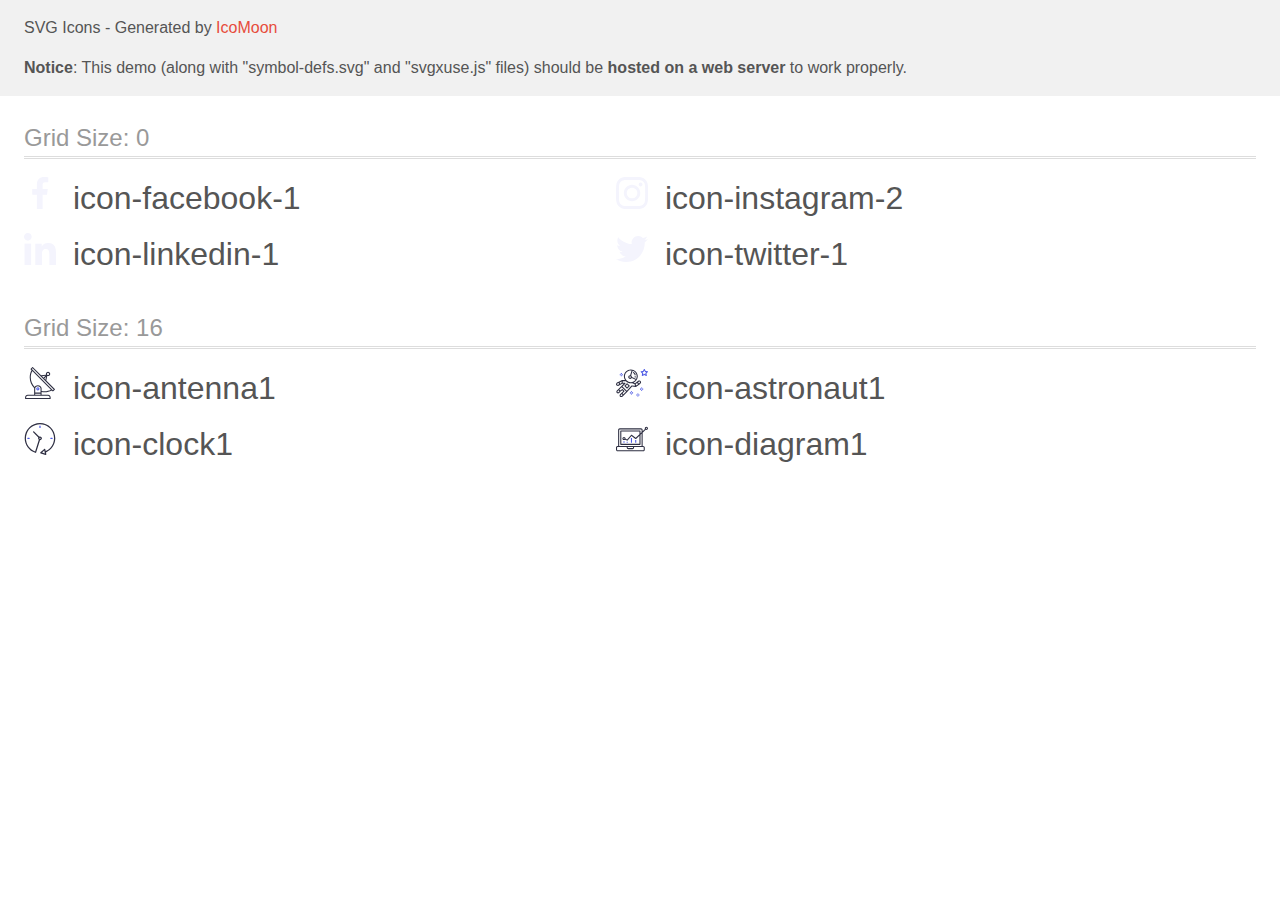
<file: icons.svg/icomoon/demo-external-svg.html>
<!doctype html>
<html>
<head>
    <title>IcoMoon - SVG Icons</title>
    <meta charset="utf-8">
    <meta name="viewport" content="width=device-width, initial-scale=1">
    <link rel="stylesheet" href="demo-files/demo.css">
    <link rel="stylesheet" href="style.css">
</head>
<body>
<header class="bgc1 clearfix">
<div class="mhl">
    <p>SVG Icons - Generated by <a href="https://icomoon.io/app">IcoMoon</a></p><p><strong>Notice</strong>: This demo (along with "symbol-defs.svg" and "svgxuse.js" files) should be <b>hosted on a web server</b> to work properly.</p>
</div>
</header>
    <div class="clearfix mhl ptl">
        <h1 class="mvm mtn fgc1">Grid Size: 0</h1>
        <div class="glyph fs1">
            <div class="clearfix pbs">
                <svg class="icon icon-facebook-1"><use xlink:href="symbol-defs.svg#icon-facebook-1"></use></svg><span class="name"> icon-facebook-1</span>
            </div>
        </div>
        <div class="glyph fs1">
            <div class="clearfix pbs">
                <svg class="icon icon-instagram-2"><use xlink:href="symbol-defs.svg#icon-instagram-2"></use></svg><span class="name"> icon-instagram-2</span>
            </div>
        </div>
        <div class="glyph fs1">
            <div class="clearfix pbs">
                <svg class="icon icon-linkedin-1"><use xlink:href="symbol-defs.svg#icon-linkedin-1"></use></svg><span class="name"> icon-linkedin-1</span>
            </div>
        </div>
        <div class="glyph fs1">
            <div class="clearfix pbs">
                <svg class="icon icon-twitter-1"><use xlink:href="symbol-defs.svg#icon-twitter-1"></use></svg><span class="name"> icon-twitter-1</span>
            </div>
        </div>
  </div>
    <div class="clearfix mhl ptl">
        <h1 class="mvm mtn fgc1">Grid Size: 16</h1>
        <div class="glyph fs2">
            <div class="clearfix pbs">
                <svg class="icon icon-antenna1"><use xlink:href="symbol-defs.svg#icon-antenna1"></use></svg><span class="name"> icon-antenna1</span>
            </div>
        </div>
        <div class="glyph fs2">
            <div class="clearfix pbs">
                <svg class="icon icon-astronaut1"><use xlink:href="symbol-defs.svg#icon-astronaut1"></use></svg><span class="name"> icon-astronaut1</span>
            </div>
        </div>
        <div class="glyph fs2">
            <div class="clearfix pbs">
                <svg class="icon icon-clock1"><use xlink:href="symbol-defs.svg#icon-clock1"></use></svg><span class="name"> icon-clock1</span>
            </div>
        </div>
        <div class="glyph fs2">
            <div class="clearfix pbs">
                <svg class="icon icon-diagram1"><use xlink:href="symbol-defs.svg#icon-diagram1"></use></svg><span class="name"> icon-diagram1</span>
            </div>
        </div>
  </div>
<script defer src="svgxuse.js"></script>
</body>
</html>
</file>
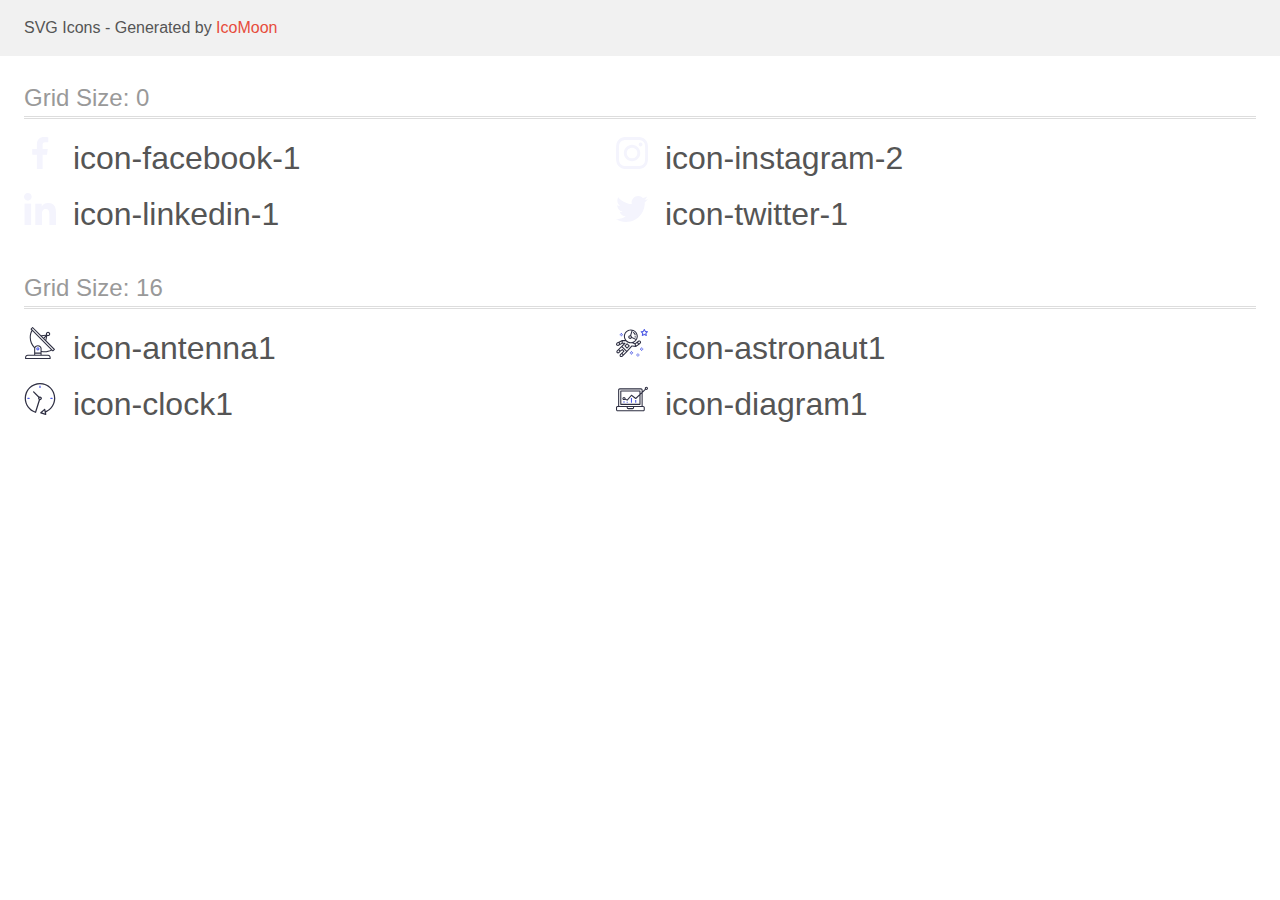
<file: icons.svg/icomoon/demo.html>
<!doctype html>
<html>
<head>
    <title>IcoMoon - SVG Icons</title>
    <meta charset="utf-8">
    <meta name="viewport" content="width=device-width, initial-scale=1">
    <link rel="stylesheet" href="demo-files/demo.css">
    <link rel="stylesheet" href="style.css">
</head>
<body>
<svg aria-hidden="true" style="position: absolute; width: 0; height: 0; overflow: hidden;" version="1.1" xmlns="http://www.w3.org/2000/svg" xmlns:xlink="http://www.w3.org/1999/xlink">
<defs>
<symbol id="icon-facebook-1" viewBox="0 0 32 32">
<path fill="#f4f4fd" style="fill: var(--color1, #f4f4fd)" d="M21.329 5.313h2.921v-5.088c-0.504-0.069-2.237-0.225-4.256-0.225-4.212 0-7.097 2.649-7.097 7.519v4.481h-4.648v5.688h4.648v14.312h5.699v-14.311h4.46l0.708-5.688h-5.169v-3.919c0.001-1.644 0.444-2.769 2.735-2.769z"></path>
</symbol>
<symbol id="icon-instagram-2" viewBox="0 0 32 32">
<path fill="#f4f4fd" style="fill: var(--color1, #f4f4fd)" d="M31.969 9.408c-0.075-1.7-0.35-2.869-0.744-3.882-0.406-1.075-1.031-2.038-1.85-2.838-0.8-0.813-1.769-1.444-2.832-1.844-1.019-0.394-2.182-0.669-3.882-0.744-1.713-0.081-2.257-0.1-6.601-0.1s-4.888 0.019-6.595 0.094c-1.7 0.075-2.869 0.35-3.882 0.744-1.075 0.406-2.038 1.031-2.838 1.85-0.813 0.8-1.444 1.769-1.844 2.832-0.394 1.019-0.669 2.182-0.744 3.882-0.081 1.713-0.1 2.257-0.1 6.601s0.019 4.888 0.094 6.595c0.075 1.7 0.35 2.869 0.744 3.882 0.406 1.075 1.038 2.038 1.85 2.838 0.8 0.813 1.769 1.444 2.832 1.844 1.019 0.394 2.182 0.669 3.882 0.744 1.706 0.075 2.25 0.094 6.595 0.094s4.888-0.019 6.595-0.094c1.7-0.075 2.869-0.35 3.882-0.744 2.151-0.831 3.851-2.532 4.682-4.682 0.394-1.019 0.669-2.182 0.744-3.882 0.075-1.707 0.094-2.25 0.094-6.595s-0.006-4.888-0.081-6.595zM29.087 22.473c-0.069 1.563-0.331 2.407-0.55 2.969-0.538 1.394-1.644 2.5-3.038 3.038-0.563 0.219-1.413 0.481-2.969 0.55-1.688 0.075-2.194 0.094-6.464 0.094s-4.782-0.019-6.464-0.094c-1.563-0.069-2.407-0.331-2.969-0.55-0.694-0.256-1.325-0.663-1.838-1.194-0.531-0.519-0.938-1.144-1.194-1.838-0.219-0.563-0.481-1.413-0.55-2.969-0.075-1.688-0.094-2.194-0.094-6.464s0.019-4.782 0.094-6.464c0.069-1.563 0.331-2.407 0.55-2.969 0.256-0.694 0.663-1.325 1.2-1.838 0.519-0.531 1.144-0.938 1.838-1.194 0.563-0.219 1.413-0.481 2.969-0.55 1.688-0.075 2.194-0.094 6.464-0.094 4.276 0 4.782 0.019 6.464 0.094 1.563 0.069 2.407 0.331 2.969 0.55 0.694 0.256 1.325 0.662 1.838 1.194 0.531 0.519 0.938 1.144 1.194 1.838 0.219 0.563 0.481 1.413 0.55 2.969 0.075 1.688 0.094 2.194 0.094 6.464s-0.019 4.77-0.094 6.458z"></path>
<path fill="#f4f4fd" style="fill: var(--color1, #f4f4fd)" d="M16.059 7.783c-4.538 0-8.22 3.682-8.22 8.22s3.682 8.22 8.22 8.22c4.538 0 8.22-3.682 8.22-8.22s-3.682-8.22-8.22-8.22zM16.059 21.335c-2.944 0-5.332-2.388-5.332-5.332s2.388-5.332 5.332-5.332c2.944 0 5.332 2.388 5.332 5.332s-2.388 5.332-5.332 5.332z"></path>
<path fill="#f4f4fd" style="fill: var(--color1, #f4f4fd)" d="M26.524 7.458c0 1.060-0.859 1.919-1.919 1.919s-1.919-0.859-1.919-1.919c0-1.060 0.859-1.919 1.919-1.919s1.919 0.859 1.919 1.919z"></path>
</symbol>
<symbol id="icon-linkedin-1" viewBox="0 0 32 32">
<path fill="#f4f4fd" style="fill: var(--color1, #f4f4fd)" d="M31.992 32v-0.001h0.008v-11.736c0-5.741-1.236-10.164-7.948-10.164-3.227 0-5.392 1.771-6.276 3.449h-0.093v-2.913h-6.364v21.364h6.627v-10.579c0-2.785 0.528-5.479 3.977-5.479 3.399 0 3.449 3.179 3.449 5.657v10.401h6.62z"></path>
<path fill="#f4f4fd" style="fill: var(--color1, #f4f4fd)" d="M0.528 10.636h6.635v21.364h-6.635v-21.364z"></path>
<path fill="#f4f4fd" style="fill: var(--color1, #f4f4fd)" d="M3.843-0c-2.121 0-3.843 1.721-3.843 3.843s1.721 3.879 3.843 3.879c2.121 0 3.843-1.757 3.843-3.879-0.001-2.121-1.723-3.843-3.843-3.843v0z"></path>
</symbol>
<symbol id="icon-twitter-1" viewBox="0 0 32 32">
<path fill="#f4f4fd" style="fill: var(--color1, #f4f4fd)" d="M32 6.078c-1.19 0.522-2.458 0.868-3.78 1.036 1.36-0.812 2.398-2.088 2.886-3.626-1.268 0.756-2.668 1.29-4.16 1.588-1.204-1.282-2.92-2.076-4.792-2.076-3.632 0-6.556 2.948-6.556 6.562 0 0.52 0.044 1.020 0.152 1.496-5.454-0.266-10.28-2.88-13.522-6.862-0.566 0.982-0.898 2.106-0.898 3.316 0 2.272 1.17 4.286 2.914 5.452-1.054-0.020-2.088-0.326-2.964-0.808 0 0.020 0 0.046 0 0.072 0 3.188 2.274 5.836 5.256 6.446-0.534 0.146-1.116 0.216-1.72 0.216-0.42 0-0.844-0.024-1.242-0.112 0.85 2.598 3.262 4.508 6.13 4.57-2.232 1.746-5.066 2.798-8.134 2.798-0.538 0-1.054-0.024-1.57-0.090 2.906 1.874 6.35 2.944 10.064 2.944 12.072 0 18.672-10 18.672-18.668 0-0.29-0.010-0.57-0.024-0.848 1.302-0.924 2.396-2.078 3.288-3.406z"></path>
</symbol>
<symbol id="icon-antenna1" viewBox="0 0 32 32">
<path fill="#2e2f42" style="fill: var(--color2, #2e2f42)" d="M30.773 22.098l-8.443-8.505 0.937-4.615c0.242 0.094 0.499 0.143 0.759 0.145h0.006c0.008 0 0.017 0 0.026 0 1.192 0 2.159-0.967 2.159-2.159s-0.967-2.159-2.159-2.159c-1.192 0-2.159 0.967-2.159 2.159 0 0.26 0.046 0.508 0.13 0.739l-0.005-0.015-4.96 0.605-8.091-8.133c-0.096-0.098-0.229-0.159-0.376-0.16h-0c-0.14 0.001-0.274 0.057-0.373 0.155l-1.513 1.504c-0.097 0.097-0.156 0.23-0.156 0.377s0.060 0.281 0.156 0.377v0l0.814 0.825c-1.143 2.062-1.816 4.522-1.816 7.139 0 4.106 1.656 7.825 4.336 10.526l-0.001-0.001c0.042 0.041 0.091 0.073 0.146 0.098-0.032 0.164-0.051 0.353-0.052 0.546v6.188h-6.4c-1.472 0.001-2.666 1.194-2.667 2.666v1.067c0 0.295 0.239 0.533 0.534 0.533h24.534c0.294 0 0.534-0.239 0.534-0.534v-1.067c-0.002-1.472-1.195-2.665-2.667-2.666h-6.4v-2.742c1.003 0.21 2.024 0.317 3.049 0.32 2.58-0.003 5.005-0.663 7.117-1.822l-0.077 0.039 0.819 0.823c0.099 0.101 0.235 0.159 0.377 0.16 0.14-0.001 0.274-0.056 0.373-0.155l1.512-1.505c0.096-0.097 0.156-0.23 0.156-0.377s-0.060-0.28-0.156-0.377v0zM23.28 6.233c0.193-0.192 0.458-0.31 0.752-0.31 0.589 0 1.067 0.478 1.067 1.066s-0.477 1.066-1.067 1.066c-0 0-0 0-0 0h-0.003c-0.587-0.003-1.061-0.479-1.061-1.066 0-0.296 0.12-0.563 0.315-0.756l0-0h-0.002zM22.024 9.738l-0.599 2.945-1.175-1.182 1.774-1.764zM21.419 8.836l-1.92 1.909-1.485-1.493 3.405-0.415zM24.004 28.8c0.884 0 1.6 0.716 1.6 1.6v0 0.534h-23.466v-0.534c0-0.884 0.716-1.6 1.6-1.6h20.267zM16.538 26.666v1.067h-5.334v-1.067h5.334zM11.204 25.6v-4.053c0-1.294 1.197-2.346 2.666-2.346s2.667 1.053 2.667 2.346v4.053h-5.334zM17.604 23.904v-2.357c0-1.882-1.675-3.413-3.733-3.413-0.018-0-0.038-0-0.059-0-1.353 0-2.54 0.707-3.213 1.771l-0.009 0.016c-2.36-2.482-3.811-5.846-3.811-9.549 0-2.314 0.567-4.496 1.569-6.414l-0.036 0.077 18.602 18.709c-1.823 0.947-3.98 1.502-6.266 1.502-1.079 0-2.128-0.124-3.136-0.357l0.093 0.018zM28.893 23.221l-21.057-21.18 0.755-0.752 7.935 7.98c0.003 0 0.006 0.007 0.009 0.009l13.114 13.191-0.757 0.752z"></path>
<path fill="#4d5ae5" style="fill: var(--color3, #4d5ae5)" d="M13.876 20.267h-0.005c-0.001 0-0.002 0-0.002 0-0.884 0-1.6 0.716-1.6 1.6s0.715 1.599 1.597 1.6h0.005c0.001 0 0.002 0 0.002 0 0.884 0 1.6-0.716 1.6-1.6s-0.715-1.599-1.597-1.6h-0zM14.249 22.245c-0.096 0.096-0.229 0.155-0.376 0.155-0.295 0-0.534-0.239-0.534-0.534 0-0.001 0-0.001 0-0.002v0c0.002-0.292 0.238-0.529 0.53-0.53h0c0.293 0.002 0.531 0.24 0.531 0.534 0 0.148-0.060 0.281-0.157 0.378l-0 0h0.005z"></path>
</symbol>
<symbol id="icon-astronaut1" viewBox="0 0 32 32">
<path fill="#4d5ae5" style="fill: var(--color3, #4d5ae5)" d="M31.974 4.524c-0.064-0.191-0.227-0.332-0.427-0.362l-0.003-0-1.911-0.278-0.855-1.731c-0.179-0.365-0.776-0.365-0.956 0l-0.855 1.731-1.91 0.278c-0.26 0.038-0.457 0.26-0.457 0.528 0 0.15 0.062 0.285 0.161 0.382l0 0 1.383 1.348-0.326 1.903c-0.034 0.2 0.048 0.402 0.212 0.521 0.166 0.12 0.383 0.136 0.562 0.040l1.709-0.899 1.709 0.899c0.072 0.038 0.157 0.060 0.247 0.060 0.295 0 0.534-0.239 0.534-0.534 0-0.031-0.003-0.062-0.008-0.092l0 0.003-0.326-1.903 1.383-1.348c0.099-0.097 0.161-0.233 0.161-0.382 0-0.059-0.009-0.115-0.027-0.168l0.001 0.004zM29.511 5.851c-0.125 0.122-0.183 0.299-0.153 0.472l0.191 1.114-1-0.526c-0.072-0.039-0.158-0.062-0.248-0.062s-0.177 0.023-0.251 0.063l0.003-0.001-1 0.526 0.191-1.114c0.005-0.027 0.008-0.058 0.008-0.090 0-0.15-0.062-0.285-0.161-0.382l-0-0-0.81-0.79 1.119-0.162c0.174-0.025 0.324-0.135 0.401-0.292l0.5-1.013 0.501 1.013c0.078 0.157 0.228 0.267 0.402 0.292l1.119 0.162-0.809 0.79zM26.134 20.522h-1.067v1.067h1.067v-1.067zM26.134 22.655h-1.067v1.067h1.067v-1.067z"></path>
<path fill="#4d5ae5" style="fill: var(--color3, #4d5ae5)" d="M27.2 21.589h-1.067v1.067h1.067v-1.067zM25.067 21.589h-1.067v1.067h1.067v-1.067zM22.4 26.389h-1.067v1.067h1.067v-1.067zM22.4 28.523h-1.067v1.067h1.067v-1.067zM23.467 27.456h-1.067v1.067h1.067v-1.067z"></path>
<path fill="#4d5ae5" style="fill: var(--color3, #4d5ae5)" d="M21.334 27.456h-1.067v1.067h1.067v-1.067zM16 24.256h-1.066v1.067h1.066v-1.067zM16 26.389h-1.066v1.067h1.066v-1.067zM17.067 25.323h-1.067v1.067h1.067v-1.067zM14.934 25.323h-1.067v1.067h1.067v-1.067zM5.867 6.122h-1.066v1.066h1.066v-1.066zM5.867 8.255h-1.066v1.067h1.066v-1.066zM6.933 7.189h-1.066v1.067h1.066v-1.067zM4.8 7.189h-1.067v1.067h1.067v-1.067z"></path>
<path fill="#2e2f42" style="fill: var(--color2, #2e2f42)" d="M24.715 14.159c-0.28-0.377-0.699-0.636-1.179-0.704l-0.009-0.001c-0.076-0.012-0.164-0.018-0.254-0.018-0.411 0-0.789 0.139-1.090 0.374l0.004-0.003-1.252 0.96-1.898 1.417-1.358-0.541c2.421-1.086 4.114-3.508 4.114-6.32 0-3.823-3.122-6.933-6.961-6.933s-6.962 3.11-6.962 6.933c0 1.386 0.414 2.674 1.12 3.758l-2.769-0.024c-0.008 0-0.015 0.005-0.024 0.005-0.056 0.002-0.109 0.013-0.159 0.032l0.004-0.001c-0.013 0.005-0.026 0.008-0.038 0.014-0.006 0.002-0.013 0.003-0.019 0.007l-3.234 1.597-1.893 0.911c-0.024 0.011-0.045 0.023-0.064 0.036l0.001-0.001c-0.482 0.324-0.794 0.866-0.794 1.482 0 0.297 0.073 0.576 0.201 0.822l-0.005-0.010c0.22 0.429 0.595 0.745 1.056 0.89 0.161 0.053 0.345 0.083 0.537 0.083 0.308 0 0.598-0.078 0.851-0.216l-0.009 0.005 1.388-0.738 2.264-1.169 1.357-0.008-5.442 5.415c0 0.001-0.001 0.001-0.002 0.002l-1.339 1.333c-0.303 0.299-0.49 0.714-0.49 1.173 0 0.002 0 0.003 0 0.005v-0c0 0.445 0.173 0.863 0.49 1.178 0.325 0.323 0.752 0.485 1.179 0.485s0.855-0.162 1.18-0.485l1.314-1.308 1.741-1.3 0.901 0.897-3.102 3.088c-0.303 0.299-0.49 0.714-0.49 1.173 0 0.002 0 0.003 0 0.005v-0c0 0.445 0.174 0.863 0.49 1.179 0.325 0.323 0.752 0.485 1.18 0.485s0.855-0.162 1.18-0.485l3.482-3.466c0-0.001 0-0.002 0.001-0.002l1.010-1-0.004-0.003c0.007-0.006 0.015-0.009 0.022-0.015l5.166-5.658 3.471 0.494c0.020 0.003 0.044 0.004 0.068 0.004 0.070 0 0.137-0.014 0.198-0.039l-0.004 0.001c0.017-0.006 0.033-0.015 0.050-0.023 0.019-0.009 0.039-0.015 0.057-0.027l3.213-2.134c0.012-0.008 0.018-0.020 0.029-0.029 0.012-0.010 0.029-0.014 0.040-0.025l1.272-1.192c0.347-0.326 0.564-0.787 0.564-1.299 0-0.4-0.132-0.77-0.355-1.067l0.003 0.005zM2.13 17.77c-0.173 0.093-0.37 0.111-0.558 0.052-0.295-0.093-0.505-0.364-0.505-0.683 0-0.236 0.114-0.445 0.29-0.575l0.002-0.001 1.314-0.632 0.316 0.925 0.133 0.388-0.993 0.527zM5.628 15.943l-1.548 0.8-0.255-0.747-0.183-0.537 2.026-1-0.040 1.483zM20.727 9.322c0 0.918-0.219 1.785-0.599 2.559l-4.181-1.899c-0.043-0.575-0.342-1.073-0.782-1.384l-0.006-0.004 1.464-4.86c2.378 0.755 4.105 2.974 4.105 5.587zM8.938 9.322c0-3.235 2.644-5.867 5.894-5.867 0.253 0 0.5 0.022 0.745 0.053l-1.432 4.753c-0.019 0-0.037-0.005-0.057-0.005-0 0-0.001 0-0.001 0-1.032 0-1.869 0.835-1.871 1.866v0c0.003 1.031 0.84 1.867 1.871 1.867 0 0 0.001 0 0.001 0h-0c0.694 0 1.294-0.383 1.618-0.944l3.863 1.755c-1.075 1.447-2.795 2.39-4.736 2.39-3.25 0-5.895-2.633-5.895-5.867zM14.895 10.122c0 0.441-0.362 0.8-0.806 0.8-0.001 0-0.001 0-0.002 0-0.443 0-0.802-0.358-0.804-0.8v-0c0-0.441 0.361-0.8 0.806-0.8s0.806 0.359 0.806 0.8zM2.465 25.146c-0.11 0.108-0.261 0.175-0.428 0.175s-0.317-0.067-0.427-0.175l0 0c-0.109-0.108-0.176-0.257-0.176-0.422s0.067-0.315 0.176-0.422l0-0 0.962-0.959 0.851 0.848-0.958 0.955zM5.678 28.88c-0.11 0.109-0.261 0.176-0.428 0.176s-0.317-0.067-0.427-0.175l0 0c-0.109-0.108-0.176-0.257-0.176-0.422s0.067-0.315 0.176-0.422l0-0 0.963-0.959 0.852 0.848-0.96 0.955zM9.161 25.411l-0.002 0.001-1.765 1.76-0.851-0.848 1.763-1.756s0.001 0 0.002-0.001c0.040-0.040 0.065-0.088 0.090-0.135 0.007-0.014 0.020-0.026 0.026-0.040 0.017-0.041 0.019-0.085 0.025-0.129 0.004-0.024 0.014-0.047 0.014-0.073 0-0.035-0.012-0.070-0.020-0.105-0.007-0.032-0.007-0.065-0.018-0.096-0.020-0.050-0.055-0.095-0.091-0.137-0.010-0.012-0.014-0.027-0.025-0.038h-0.001l-0.001-0.002-1.607-1.6c-0.017-0.017-0.039-0.024-0.058-0.038-0.025-0.021-0.054-0.040-0.084-0.056l-0.003-0.001c-0.027-0.013-0.058-0.024-0.090-0.032l-0.003-0.001c-0.030-0.009-0.065-0.017-0.101-0.020l-0.002-0c-0.006-0-0.013-0-0.020-0-0.026 0-0.052 0.002-0.077 0.006l0.003-0c-0.039 0.004-0.074 0.011-0.108 0.021l0.004-0.001c-0.036 0.013-0.067 0.028-0.096 0.046l0.002-0.001c-0.020 0.011-0.043 0.015-0.061 0.029l-1.774 1.324-0.901-0.897 2.399-2.386 4.36 4.289-0.927 0.919zM15.979 18.394c-0.015-0.002-0.030 0.004-0.045 0.003-0.008-0-0.017-0.001-0.026-0.001-0.031 0-0.062 0.003-0.092 0.008l0.003-0c-0.030 0.005-0.059 0.011-0.088 0.021-0.037 0.013-0.069 0.029-0.098 0.048l0.002-0.001c-0.030 0.018-0.057 0.038-0.083 0.061-0.013 0.011-0.028 0.017-0.040 0.029l-4.698 5.146-4.328-4.257 2.833-2.818c0.096-0.097 0.156-0.23 0.156-0.377 0-0.295-0.239-0.534-0.534-0.534-0 0-0.001 0-0.001 0h0l-2.219 0.013 0.027-1.607 3.104 0.027c1.264 1.297 3.027 2.101 4.978 2.101 0.001 0 0.002 0 0.003 0h-0c0.438 0 0.864-0.045 1.279-0.122 0.040 0.032 0.079 0.064 0.13 0.085l2.41 0.96 0.331 1.643-3.003-0.427zM20.020 18.573l-0.314-1.558 1.447-1.080 0.947 1.257-2.080 1.381zM23.774 15.742l-0.838 0.785-0.931-1.236 0.831-0.637c0.155-0.12 0.351-0.168 0.543-0.143 0.194 0.027 0.364 0.128 0.48 0.284 0.217 0.292 0.18 0.699-0.085 0.947z"></path>
<path fill="#2e2f42" style="fill: var(--color2, #2e2f42)" d="M13.602 18.544l-2.143-2.134c-0.096-0.096-0.229-0.155-0.376-0.155s-0.28 0.059-0.376 0.155l-2.143 2.134c-0.097 0.097-0.156 0.231-0.156 0.378s0.060 0.281 0.156 0.378l-0-0 2.143 2.133c0.096 0.096 0.229 0.155 0.376 0.155s0.28-0.059 0.376-0.155l2.143-2.133c0.097-0.097 0.157-0.23 0.157-0.378s-0.060-0.282-0.157-0.378l-0-0zM11.083 20.303l-1.386-1.381 1.386-1.381 1.387 1.381-1.387 1.381zM17.164 5.071l-0.258 1.035c0.071 0.018 1.738 0.452 1.738 2.149h1.067c0-2.017-1.666-2.966-2.546-3.185zM19.711 9.322h-1.067v1.067h1.067v-1.067z"></path>
</symbol>
<symbol id="icon-clock1" viewBox="0 0 32 32">
<path fill="#2e2f42" style="fill: var(--color2, #2e2f42)" d="M31.297 15.301c-0.002-8.452-6.855-15.303-15.308-15.301s-15.303 6.855-15.301 15.308c0.002 6.788 4.422 12.543 10.541 14.545l0.108 0.031c0.060 0.019 0.123 0.029 0.187 0.029 0.121 0 0.239-0.032 0.342-0.093 0.135-0.080 0.236-0.207 0.284-0.357l3.865-12.25c1.054-0.004 1.906-0.859 1.906-1.913 0-1.057-0.856-1.913-1.913-1.913-0.303 0-0.59 0.070-0.844 0.196l0.011-0.005-5.106-5.107c-0.115-0.115-0.275-0.187-0.451-0.187-0.352 0-0.638 0.285-0.638 0.638 0 0.176 0.071 0.336 0.187 0.451v0l5.104 5.109c-0.121 0.241-0.191 0.525-0.191 0.826 0 0.601 0.283 1.137 0.723 1.48l0.004 0.003-3.683 11.673c-7.278-2.681-11.005-10.754-8.323-18.032 2.681-7.277 10.755-11.005 18.032-8.323s11.004 10.755 8.323 18.032c-1.345 3.581-4.004 6.406-7.374 7.938l-0.088 0.036-0.398-1.875c-0.063-0.291-0.318-0.505-0.624-0.505-0.163 0-0.312 0.061-0.425 0.162l0.001-0.001-3.837 3.425c-0.132 0.117-0.214 0.287-0.214 0.477 0 0.283 0.185 0.524 0.441 0.607l0.005 0.001 4.899 1.564c0.058 0.020 0.126 0.031 0.196 0.031 0.352 0 0.637-0.285 0.637-0.637 0-0.047-0.005-0.093-0.015-0.137l0.001 0.004-0.391-1.839c5.528-2.374 9.329-7.772 9.329-14.057 0-0.011 0-0.023-0-0.034v0.002zM15.992 14.664c0.352 0 0.638 0.286 0.638 0.638s-0.286 0.638-0.638 0.638v0c-0.352 0-0.638-0.286-0.638-0.638s0.286-0.638 0.638-0.638v0zM18.093 29.527l2.184-1.948 0.603 2.84-2.787-0.892z"></path>
<path fill="#4d5ae5" style="fill: var(--color3, #4d5ae5)" d="M15.354 3.185v1.275c0 0.352 0.285 0.638 0.637 0.638s0.638-0.285 0.638-0.638v-1.275c-0.014-0.341-0.294-0.613-0.637-0.613s-0.624 0.271-0.637 0.611l-0 0.001zM3.876 14.664c-0.352 0-0.637 0.285-0.637 0.637s0.285 0.637 0.638 0.637h1.275c0.352 0 0.638-0.285 0.638-0.637s-0.285-0.637-0.638-0.637h-1.275zM28.108 15.939c0.352 0 0.637-0.285 0.637-0.637s-0.285-0.637-0.637-0.637h-1.275c-0.341 0.014-0.613 0.294-0.613 0.637s0.271 0.624 0.611 0.637l0.001 0h1.275z"></path>
</symbol>
<symbol id="icon-diagram1" viewBox="0 0 32 32">
<path fill="#4d5ae5" style="fill: var(--color3, #4d5ae5)" d="M14.925 14.965h1.066v4.797h-1.066v-4.797zM19.19 17.097h1.066v2.665h-1.066v-2.665zM10.661 18.696h1.066v1.066h-1.066v-1.066zM7.463 18.163h1.066v1.599h-1.066v-1.599z"></path>
<path fill="#2e2f42" style="fill: var(--color2, #2e2f42)" d="M1.599 28.291h25.587c0 0 0 0 0 0 0.883 0 1.599-0.716 1.599-1.599v0-2.133c0-0.883-0.716-1.599-1.599-1.599-0 0-0 0-0.001 0h-0.533v-13.293l3.028-2.868c0.207 0.105 0.452 0.166 0.711 0.166 0.888 0 1.608-0.72 1.608-1.608s-0.72-1.608-1.608-1.608c-0.888 0-1.608 0.72-1.608 1.608 0 0.247 0.055 0.48 0.155 0.689l-0.004-0.010-2.282 2.163v-1.23c0-0.883-0.716-1.599-1.599-1.599v0h-21.322c-0 0-0 0-0.001 0-0.883 0-1.599 0.716-1.599 1.599 0 0 0 0 0 0.001v-0 15.991h-0.533c-0.883 0-1.599 0.716-1.599 1.599 0 0 0 0 0 0.001v-0 2.133c0 0.883 0.716 1.599 1.599 1.599v0zM30.384 4.837c0.294 0 0.533 0.239 0.533 0.533s-0.239 0.533-0.533 0.533v0c-0.294 0-0.533-0.239-0.533-0.533s0.239-0.533 0.533-0.533v0zM3.199 6.969c0-0.295 0.239-0.534 0.533-0.534h21.322c0.294 0 0.533 0.239 0.533 0.534v2.238l-1.066 1.013v-2.185c0-0.295-0.238-0.533-0.533-0.533h-19.19c-0.295 0-0.533 0.239-0.533 0.533v13.326c0 0.295 0.239 0.534 0.533 0.534h19.19c0.294 0 0.533-0.239 0.533-0.534v-9.674l1.066-1.010v12.283h-22.388v-15.991zM7.996 13.899c-0.001 0-0.003 0-0.005 0-0.883 0-1.599 0.716-1.599 1.599s0.716 1.599 1.599 1.599c0.432 0 0.824-0.171 1.112-0.45l-0 0 1.853 0.93c0.215 0.108 0.476 0.057 0.636-0.123l3.938-4.431 3.872 2.902c0.208 0.156 0.498 0.139 0.686-0.040l3.365-3.188v8.131h-18.123v-12.26h18.124v2.66l-3.772 3.572-3.905-2.928c-0.088-0.066-0.199-0.106-0.319-0.106-0.158 0-0.3 0.069-0.398 0.178l-0 0.001-3.993 4.493-1.493-0.746c0.011-0.064 0.018-0.129 0.021-0.194-0-0.883-0.716-1.599-1.599-1.599h-0zM8.529 15.498c0 0.294-0.239 0.533-0.533 0.533s-0.533-0.239-0.533-0.533v0c0-0.294 0.239-0.533 0.533-0.533s0.533 0.239 0.533 0.533v0zM11.727 24.026h5.331v0.533c0 0.294-0.238 0.533-0.533 0.533h-4.264c-0.294 0-0.533-0.239-0.533-0.533v0-0.533zM1.066 24.56c0-0.294 0.239-0.533 0.533-0.533h9.062v0.533c0 0 0 0 0 0 0 0.883 0.716 1.599 1.599 1.599h4.265c0.883 0 1.599-0.716 1.599-1.599 0-0 0-0 0-0.001v0-0.533h9.061c0.295 0 0.534 0.238 0.534 0.533v2.133c0 0.294-0.239 0.533-0.534 0.533h-25.586c-0.294 0-0.533-0.239-0.533-0.533v0-2.133z"></path>
</symbol>
</defs>
</svg>

<header class="bgc1 clearfix">
<div class="mhl">
    <p>SVG Icons - Generated by <a href="https://icomoon.io/app">IcoMoon</a></p>
</div>
</header>
    <div class="clearfix mhl ptl">
        <h1 class="mvm mtn fgc1">Grid Size: 0</h1>
        <div class="glyph fs1">
            <div class="clearfix pbs">
                <svg class="icon icon-facebook-1"><use xlink:href="#icon-facebook-1"></use></svg><span class="name"> icon-facebook-1</span>
            </div>
        </div>
        <div class="glyph fs1">
            <div class="clearfix pbs">
                <svg class="icon icon-instagram-2"><use xlink:href="#icon-instagram-2"></use></svg><span class="name"> icon-instagram-2</span>
            </div>
        </div>
        <div class="glyph fs1">
            <div class="clearfix pbs">
                <svg class="icon icon-linkedin-1"><use xlink:href="#icon-linkedin-1"></use></svg><span class="name"> icon-linkedin-1</span>
            </div>
        </div>
        <div class="glyph fs1">
            <div class="clearfix pbs">
                <svg class="icon icon-twitter-1"><use xlink:href="#icon-twitter-1"></use></svg><span class="name"> icon-twitter-1</span>
            </div>
        </div>
  </div>
    <div class="clearfix mhl ptl">
        <h1 class="mvm mtn fgc1">Grid Size: 16</h1>
        <div class="glyph fs2">
            <div class="clearfix pbs">
                <svg class="icon icon-antenna1"><use xlink:href="#icon-antenna1"></use></svg><span class="name"> icon-antenna1</span>
            </div>
        </div>
        <div class="glyph fs2">
            <div class="clearfix pbs">
                <svg class="icon icon-astronaut1"><use xlink:href="#icon-astronaut1"></use></svg><span class="name"> icon-astronaut1</span>
            </div>
        </div>
        <div class="glyph fs2">
            <div class="clearfix pbs">
                <svg class="icon icon-clock1"><use xlink:href="#icon-clock1"></use></svg><span class="name"> icon-clock1</span>
            </div>
        </div>
        <div class="glyph fs2">
            <div class="clearfix pbs">
                <svg class="icon icon-diagram1"><use xlink:href="#icon-diagram1"></use></svg><span class="name"> icon-diagram1</span>
            </div>
        </div>
  </div>
<script defer src="svgxuse.js"></script>
</body>
</html>
</file>
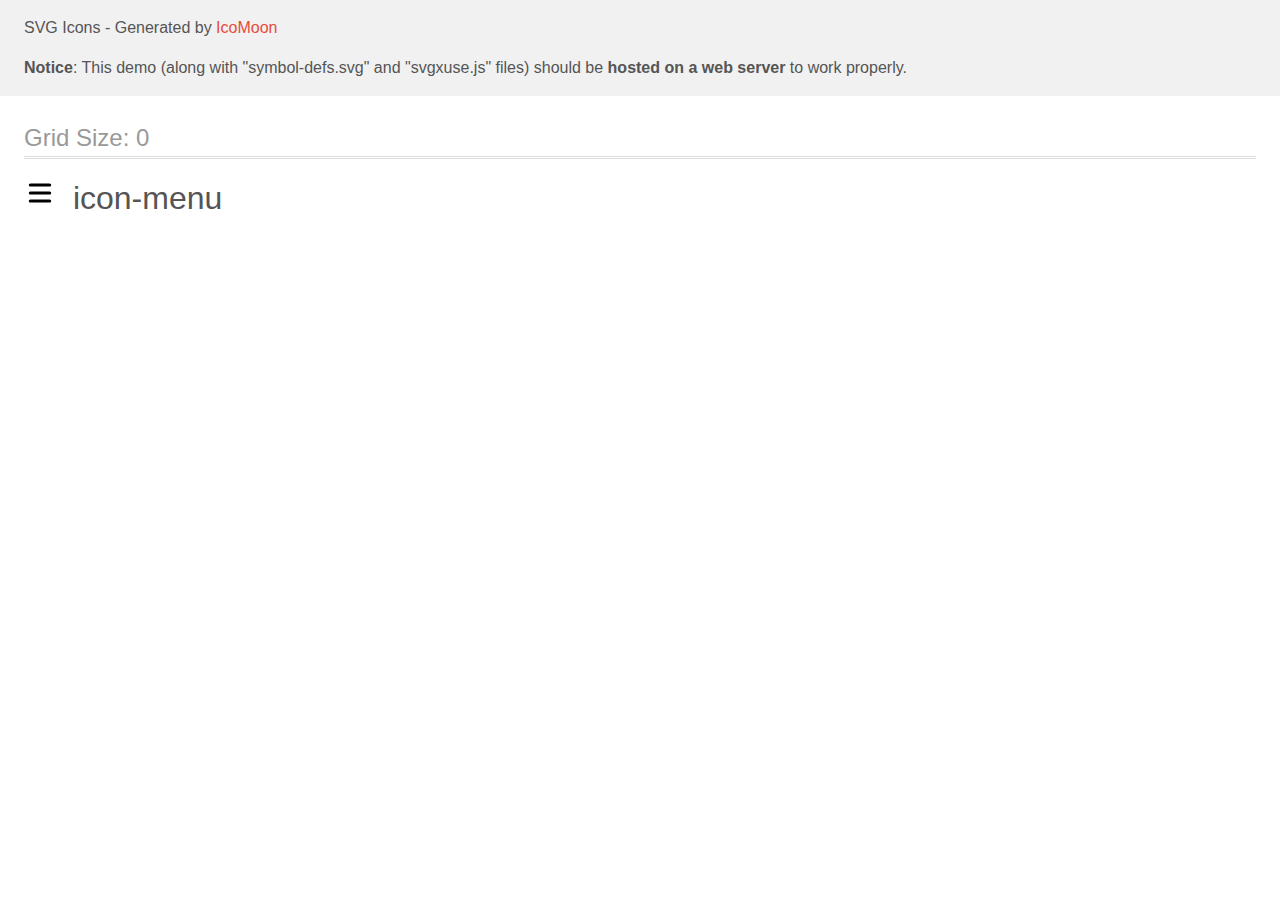
<file: icons.svg/menu/demo-external-svg.html>
<!doctype html>
<html>
<head>
    <title>IcoMoon - SVG Icons</title>
    <meta charset="utf-8">
    <meta name="viewport" content="width=device-width, initial-scale=1">
    <link rel="stylesheet" href="demo-files/demo.css">
    <link rel="stylesheet" href="style.css">
</head>
<body>
<header class="bgc1 clearfix">
<div class="mhl">
    <p>SVG Icons - Generated by <a href="https://icomoon.io/app">IcoMoon</a></p><p><strong>Notice</strong>: This demo (along with "symbol-defs.svg" and "svgxuse.js" files) should be <b>hosted on a web server</b> to work properly.</p>
</div>
</header>
    <div class="clearfix mhl ptl">
        <h1 class="mvm mtn fgc1">Grid Size: 0</h1>
        <div class="glyph fs1">
            <div class="clearfix pbs">
                <svg class="icon icon-menu"><use xlink:href="symbol-defs.svg#icon-menu"></use></svg><span class="name"> icon-menu</span>
            </div>
        </div>
  </div>
<script defer src="svgxuse.js"></script>
</body>
</html>
</file>
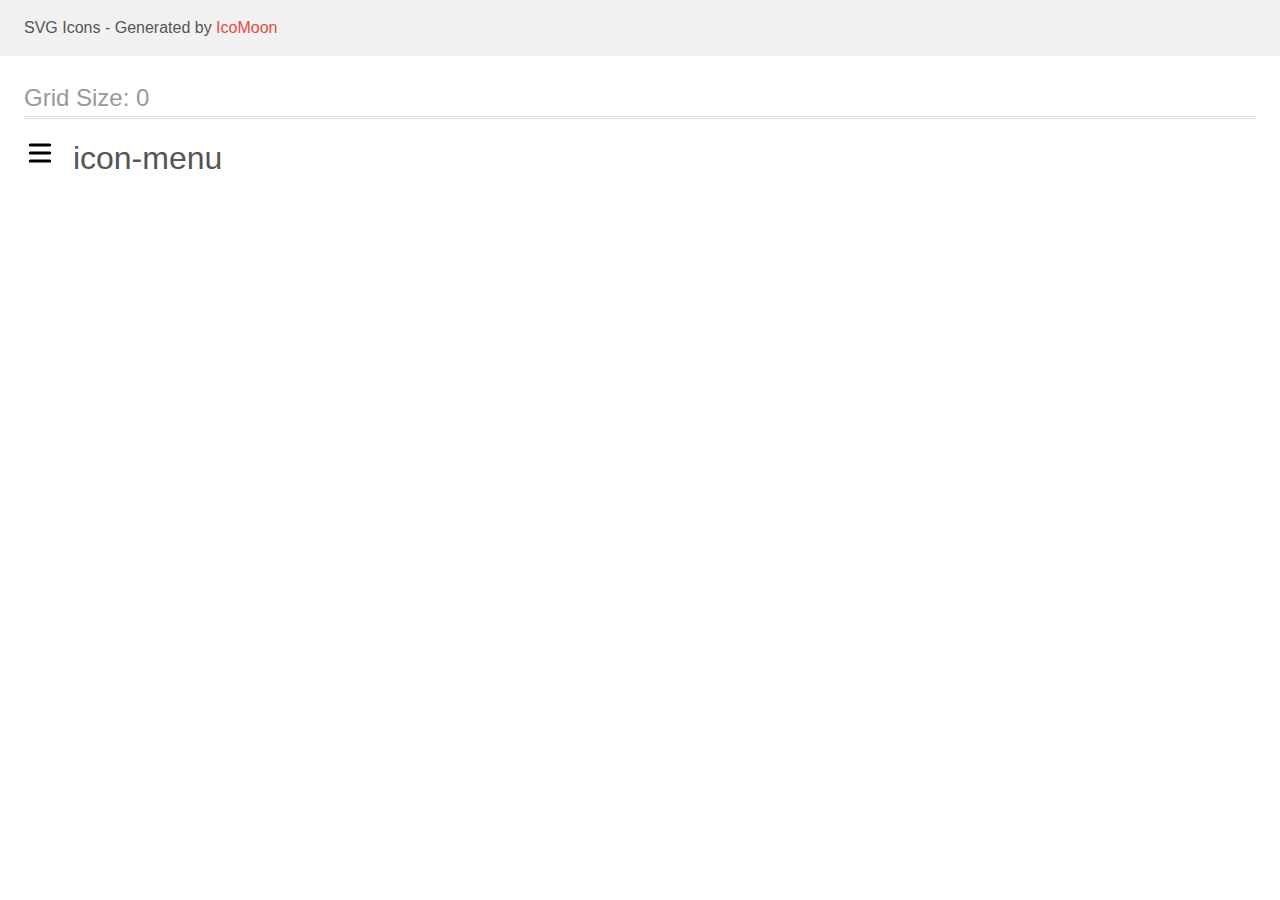
<file: icons.svg/menu/demo.html>
<!doctype html>
<html>
<head>
    <title>IcoMoon - SVG Icons</title>
    <meta charset="utf-8">
    <meta name="viewport" content="width=device-width, initial-scale=1">
    <link rel="stylesheet" href="demo-files/demo.css">
    <link rel="stylesheet" href="style.css">
</head>
<body>
<svg aria-hidden="true" style="position: absolute; width: 0; height: 0; overflow: hidden;" version="1.1" xmlns="http://www.w3.org/2000/svg" xmlns:xlink="http://www.w3.org/1999/xlink">
<defs>
<symbol id="icon-menu" viewBox="0 0 32 32">
<path d="M4.8 8c0-0.884 0.716-1.6 1.6-1.6h19.2c0.884 0 1.6 0.716 1.6 1.6s-0.716 1.6-1.6 1.6h-19.2c-0.884 0-1.6-0.716-1.6-1.6v0zM4.8 16c0-0.884 0.716-1.6 1.6-1.6h19.2c0.884 0 1.6 0.716 1.6 1.6s-0.716 1.6-1.6 1.6h-19.2c-0.884 0-1.6-0.716-1.6-1.6v0zM4.8 24c0-0.884 0.716-1.6 1.6-1.6h19.2c0.884 0 1.6 0.716 1.6 1.6s-0.716 1.6-1.6 1.6h-19.2c-0.884 0-1.6-0.716-1.6-1.6v0z"></path>
</symbol>
</defs>
</svg>

<header class="bgc1 clearfix">
<div class="mhl">
    <p>SVG Icons - Generated by <a href="https://icomoon.io/app">IcoMoon</a></p>
</div>
</header>
    <div class="clearfix mhl ptl">
        <h1 class="mvm mtn fgc1">Grid Size: 0</h1>
        <div class="glyph fs1">
            <div class="clearfix pbs">
                <svg class="icon icon-menu"><use xlink:href="#icon-menu"></use></svg><span class="name"> icon-menu</span>
            </div>
        </div>
  </div>
<script defer src="svgxuse.js"></script>
</body>
</html>
</file>
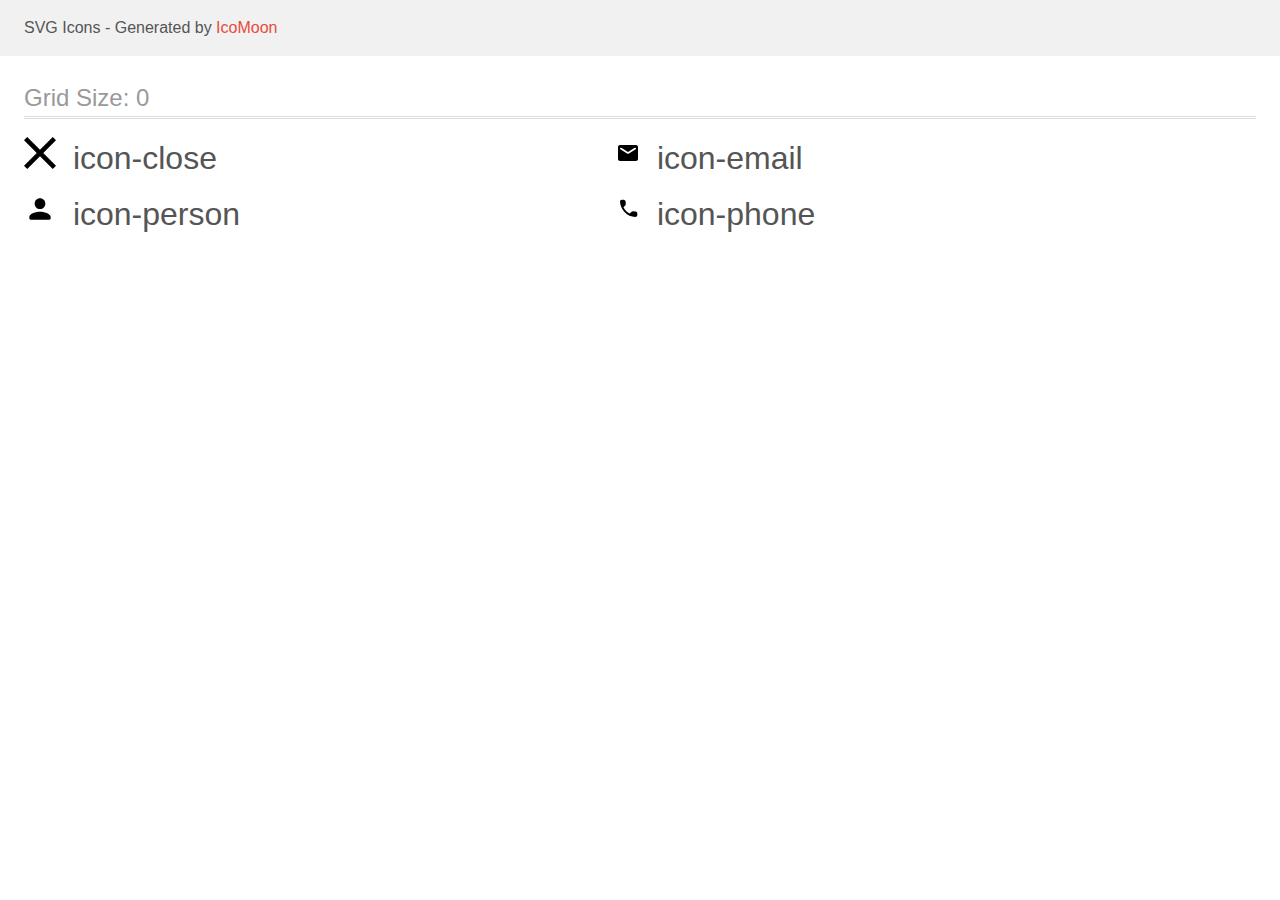
<file: icons.svg/modal/demo.html>
<!doctype html>
<html>
<head>
    <title>IcoMoon - SVG Icons</title>
    <meta charset="utf-8">
    <meta name="viewport" content="width=device-width, initial-scale=1">
    <link rel="stylesheet" href="demo-files/demo.css">
    <link rel="stylesheet" href="style.css">
</head>
<body>
<svg aria-hidden="true" style="position: absolute; width: 0; height: 0; overflow: hidden;" version="1.1" xmlns="http://www.w3.org/2000/svg" xmlns:xlink="http://www.w3.org/1999/xlink">
<defs>
<symbol id="icon-close" viewBox="0 0 32 32">
<path d="M32 3.223l-3.223-3.223-12.777 12.777-12.777-12.777-3.223 3.223 12.777 12.777-12.777 12.777 3.223 3.223 12.777-12.777 12.777 12.777 3.223-3.223-12.777-12.777 12.777-12.777z"></path>
</symbol>
<symbol id="icon-email" viewBox="0 0 24 32">
<path d="M20 8h-16c-1.1 0-1.99 0.9-1.99 2l-0.010 12c0 1.1 0.9 2 2 2h16c1.1 0 2-0.9 2-2v-12c0-1.1-0.9-2-2-2zM19.6 12.25l-7.070 4.42c-0.32 0.2-0.74 0.2-1.060 0l-7.070-4.42c-0.25-0.16-0.4-0.43-0.4-0.72 0-0.67 0.73-1.070 1.3-0.72l6.7 4.19 6.7-4.19c0.57-0.35 1.3 0.050 1.3 0.72 0 0.29-0.15 0.56-0.4 0.72z"></path>
</symbol>
<symbol id="icon-person" viewBox="0 0 32 32">
<path d="M16 16c2.947 0 5.333-2.387 5.333-5.333s-2.387-5.333-5.333-5.333c-2.947 0-5.333 2.387-5.333 5.333s2.387 5.333 5.333 5.333zM16 18.667c-3.56 0-10.667 1.787-10.667 5.333v1.333c0 0.733 0.6 1.333 1.333 1.333h18.667c0.733 0 1.333-0.6 1.333-1.333v-1.333c0-3.547-7.107-5.333-10.667-5.333z"></path>
</symbol>
<symbol id="icon-phone" viewBox="0 0 24 32">
<path d="M19.635 18.487l-2.451-0.28c-0.589-0.067-1.167 0.135-1.582 0.55l-1.775 1.775c-2.731-1.389-4.969-3.618-6.359-6.359l1.785-1.785c0.415-0.415 0.618-0.994 0.55-1.582l-0.28-2.432c-0.116-0.975-0.936-1.708-1.92-1.708h-1.669c-1.090 0-1.997 0.907-1.93 1.997 0.511 8.24 7.102 14.821 15.332 15.332 1.090 0.068 1.997-0.839 1.997-1.93v-1.669c0.010-0.975-0.724-1.795-1.698-1.911z"></path>
</symbol>
</defs>
</svg>

<header class="bgc1 clearfix">
<div class="mhl">
    <p>SVG Icons - Generated by <a href="https://icomoon.io/app">IcoMoon</a></p>
</div>
</header>
    <div class="clearfix mhl ptl">
        <h1 class="mvm mtn fgc1">Grid Size: 0</h1>
        <div class="glyph fs1">
            <div class="clearfix pbs">
                <svg class="icon icon-close"><use xlink:href="#icon-close"></use></svg><span class="name"> icon-close</span>
            </div>
        </div>
        <div class="glyph fs1">
            <div class="clearfix pbs">
                <svg class="icon icon-email"><use xlink:href="#icon-email"></use></svg><span class="name"> icon-email</span>
            </div>
        </div>
        <div class="glyph fs1">
            <div class="clearfix pbs">
                <svg class="icon icon-person"><use xlink:href="#icon-person"></use></svg><span class="name"> icon-person</span>
            </div>
        </div>
        <div class="glyph fs1">
            <div class="clearfix pbs">
                <svg class="icon icon-phone"><use xlink:href="#icon-phone"></use></svg><span class="name"> icon-phone</span>
            </div>
        </div>
  </div>
<script defer src="svgxuse.js"></script>
</body>
</html>
</file>
<file: css/styles.css>
*,
*::before,
*::after {
  box-sizing: border-box;
}

body {
  font-family: "Roboto", sans-serif;
  color: #434455;
  background-color: #fff;
  padding: 0px;
  margin: 0px;
}
/* second-family: "Raleway", sans-serif; */

ul {
  list-style: none;
  margin: 0;
  padding-left: 0;
}

a {
  text-decoration: none;
}

button {
  cursor: pointer;
}
h1,
h2,
h3,
h4,
h5,
h6,
p {
  margin-top: 0;
  margin-bottom: 0;
}

img {
  display: block;
  max-width: 100%;
  height: auto;
  object-fit: cover;
}

main {
  flex-grow: 1;
}

.visually-hidden {
  position: absolute;
  width: 1px;
  height: 1px;
  margin: -1px;
  border: 0;
  padding: 0;

  white-space: nowrap;
  clip-path: inset(100%);
  clip: rect(0 0 0 0);
  overflow: hidden;
}

.container {
  /* max-width: 1158px; */
  max-width: 320px;
  padding: 0 16px;
  margin: 0 auto;
}

.title {
  font-weight: 700;
  font-size: 36px;
  line-height: 1.11;
  letter-spacing: 0.02em;
  text-transform: capitalize;
  text-align: center;
  color: #2e2f42;
}

.subtitle {
  font-weight: 500;
  font-size: 20px;
  line-height: 1.2;
  letter-spacing: 0.02em;
  color: #2e2f42;
}

/**==========================*/
/**=========HEADER=================*/
.header {
  border-bottom: 1px solid #e7e9fc;
  box-shadow: 0px 2px 1px rgba(46, 47, 66, 0.08),
    0px 1px 1px rgba(46, 47, 66, 0.16), 0px 1px 6px rgba(46, 47, 66, 0.08);
}
.header .container {
  display: flex;
  justify-content: space-between;
  /* padding: 0 15px 0 15px; */
  align-items: center;
}
.header-navigation {
  display: flex;
  align-items: center;
}
.header-logo {
  font-family: "Raleway", sans-serif;
  font-weight: 700;
  font-size: 18px;
  line-height: 1.17;
  letter-spacing: 0.03em;
  text-transform: uppercase;
  color: #4d5ae5;
  /* margin-right: 76px; */

  padding: 17px 0;
}
.header-logo-color {
  color: #2e2f42;
}
.header-menu-list {
  font-weight: 500;
  font-size: 16px;
  line-height: 1.5;
  letter-spacing: 0.02em;
  color: #2e2f42;
  display: flex;
  /* gap: 40px; */

  display: none;
}
.header-menu-link {
  /* color: #2e2f42;
  padding: 24px 0;
  transition: color 250ms cubic-bezier(0.4, 0, 0.2, 1);  */
  /* padding: 24px 0 24px; */
}
/* .current {
  position: relative;
  color: #404bbf;
}
.current::after {
  content: "";
  position: absolute;
  left: 0;
  bottom: -1px;
  background-color: #404bbf;
  border-radius: 2px;
  height: 4px;
  width: 100%;
}

.header-menu-link:hover,
.header-menu-link:focus {
  color: #404bbf;
} */
.address {
  display: none;
}
.header-contact-list {
  /* font-style: normal;
  display: flex;
  gap: 40px;
  justify-content: flex-end; */
}
/* .header-contact-link {
  font-style: normal;
  font-size: 16px;
  line-height: 1.5;
  letter-spacing: 0.02em;
  color: #434455;
  transition: color 250ms cubic-bezier(0.4, 0, 0.2, 1);
}
.header-contact-link:hover,
.header-contact-link:focus {
  color: #404bbf;
} */
.open-menu-btn {
  padding: 0;
  line-height: 0;
  background-color: transparent;
  cursor: pointer;
  border: none;
}
.hero {
  display: flex;
  padding: 72px 0;
  /* padding: 188px 0 188px;
  max-width: 1440px; */
  margin: auto;
  background: #2e2f42;
  background-image: linear-gradient(
      rgba(46, 47, 66, 0.7),
      rgba(46, 47, 66, 0.7)
    ),
    url(../images/mob/people-office1.jpg);
  background-repeat: no-repeat;
  background-position: center;
  background-size: cover;
}

@media screen and (min-device-pixel-ratio: 2),
  (min-resolution: 192dpi),
  (min-resolution: 2dppx) {
  .hero {
    background-image: linear-gradient(
        rgba(46, 47, 66, 0.7),
        rgba(46, 47, 66, 0.7)
      ),
      url(../images/mob/people-office1_2x.jpg);
  }
}
.hero-title {
  /* max-width: 496px; */
  width: 216px;
  font-weight: 700;
  font-size: 36px;
  line-height: 1.11;
  /* font-size: 56px;
  line-height: 1.07; */
  letter-spacing: 0.02em;
  text-align: center;
  color: #fff;

  margin-bottom: 72px;
  /* margin-bottom: 48px; */
}
.hero-bye-btn {
  font-weight: 500;
  font-size: 16px;
  line-height: 1.5;
  letter-spacing: 0.04em;
  color: #fff;
  background: #4d5ae5;
  display: block;
  min-width: 169px;
  height: 56px;
  border: none;

  box-shadow: 0 4px 4px 0 rgba(0, 0, 0, 0.15);
  border-radius: 4px;
  padding: 16px 32px;
  margin: auto;
  transition: background-color 250ms cubic-bezier(0.4, 0, 0.2, 1);
}

.hero-bye-btn:hover,
.hero-bye-btn:focus {
  background-color: #404bbf;
}

/**==========================*/
/**=========FEATURES=================*/

.features {
  /* padding: 120px 0 120px; */
  padding: 96px 0;
}
.features-list {
  display: flex;
  flex-wrap: wrap;
  /* gap: 24px; */
  gap: 72px;
}
.features-item {
  /* width: calc((100% - 72px) / 4); */
  width: 100%;
}
.features-item-box {
  align-items: center;
  justify-content: center;
  width: 264px;
  height: 112px;
  background-color: #f4f4fd;
  border-radius: 4px;
  border: 1px solid #8e8f99;
  margin-bottom: 8px;
  display: none;
}

.features-subtitle {
  margin-bottom: 8px;
  font-size: 36px;
  font-weight: 700;
  line-height: 1.11;
  letter-spacing: 0.02em;
  text-align: center;
}
.features-item-text {
  font-weight: 500;
  font-size: 16px;
  line-height: 1.5;
  letter-spacing: 0.02em;
  color: #434455;
  width: 100%;
}
.features-icon {
}
/**=========TEAM=================*/

.team {
  /* padding-top: 120px;
  padding-bottom: 120px; */
  padding-top: 96px;
  padding-bottom: 96px;
  background: #f4f4fd;
}
.team .container {
  padding: 0 28px;
}
.team-title {
  margin-bottom: 72px;
}
.team-list {
  /* display: flex; */
  display: flex;
  flex-wrap: wrap;
  /* gap: 24px; */
  gap: 72px;
}

.team-item {
  background: #fff;
  border-radius: 0 0 4px 4px;
  box-shadow: 0 1px 6px rgba(46, 47, 66, 0.08), 0 1px 1px rgba(46, 47, 66, 0.16),
    0px 2px 1px rgba(46, 47, 66, 0.08);
}
.team-image {
  max-width: 100%;
}
.supertitle {
  padding: 32px 0;
}

.team-subtitle {
  text-align: center;
  margin-bottom: 8px;
}
.team-item-text {
  font-size: 16px;
  line-height: 1.5;
  letter-spacing: 0.02em;
  text-align: center;
  color: #434455;
  margin-bottom: 8px;
}
.supertitle-link-list {
  display: flex;
  justify-content: space-between;
  gap: 24px;
  align-items: center;
  justify-content: center;
}
.team-link {
  width: 40px;
  height: 40px;
}
.team-icon-link {
  width: 100%;
  height: 100%;
  display: flex;
  justify-content: center;
  align-items: center;
  background-color: #4d5ae5;
  border-radius: 50%;
  transition: background-color 250ms cubic-bezier(0.4, 0, 0.2, 1);
}
.team-icon-link:hover,
.team-icon-link:focus,
.team-icon-link:active {
  background-color: #404bbf;
}
.social-icon {
  fill: #f4f4fd;
}
/**==========================*/
/**=========PORTFOLIO=================*/

.portfolio {
  padding-top: 96px;
  padding-bottom: 96px;
  /* padding-top: 120px;
  padding-bottom: 120px; */
}

.portfolio-title {
  margin-bottom: 72px;
}

.portfolio-list {
  display: flex;
  flex-wrap: wrap;
  gap: 48px;
  /* gap: 24px;
  row-gap: 48px; */
}

.portfolio-item {
  background: #fff;
  /* width: calc((100% - 48px) / 3); */
  width: 100%;
  cursor: pointer;
  transition: box-shadow 250ms cubic-bezier(0.4, 0, 0.2, 1);
  transform: translateY(0%);
}
.portfolio-item:hover,
.portfolio-item:focus {
  box-shadow: 0 2px 1px 0 rgba(46, 47, 66, 0.08),
    0 1px 1px 0 rgba(46, 47, 66, 0.16), 0 1px 6px 0 rgba(46, 47, 66, 0.08);
}
.portfolio-img {
  max-width: 100%;
}
.overlay-box {
  position: relative;
  overflow: hidden;
}
.overlay {
  padding: 40px 32px;
  background-color: #4d5ae5;
  color: #f4f4fd;
  position: absolute;
  font-size: 16px;
  line-height: 1.5;
  letter-spacing: 0.02em;
  top: 0;
  left: 0;
  width: 100%;
  height: 100%;
  transform: translateY(100%);
  transition: transform 250ms cubic-bezier(0.4, 0, 0.2, 1);
  box-shadow: 0 2px 1px 0 rgba(46, 47, 66, 0.08),
    0 1px 1px 0 rgba(46, 47, 66, 0.16), 0 1px 6px 0 rgba(46, 47, 66, 0.08);
}

.portfolio-supertitle {
  padding: 32px 16px;
  border: 1px solid #e7e9fc;
  border-top: none;
}
.portfolio-subtitle {
  margin-bottom: 8px;
}

.portfolio-text {
  font-size: 16px;
  line-height: 1.5;
  letter-spacing: 0.02em;
  color: #434455;
}

.portfolio-item:hover .overlay {
  transform: translateY(0);
  box-shadow: box-shadow 0 2px 1px 0 rgba(46, 47, 66, 0.08),
    0 1px 1px 0 rgba(46, 47, 66, 0.16), 0 1px 6px 0 rgba(46, 47, 66, 0.08);
}
/**==========================*/
/**=========FOOTER=================*/

.footer {
  padding-top: 96px;
  padding-bottom: 96px;
  /* padding-top: 100px;
  padding-bottom: 100px; */
  background: #2e2f42;
}
.footer-box {
  display: flex;
  flex-direction: column;
  justify-content: center;
  align-items: center;
  gap: 72px;
  /* align-items: baseline; */
}
.footer-item {
  /* margin-right: 120px; */
}
.footer-logo {
  font-family: "Raleway", sans-serif;
  font-weight: 700;
  font-size: 18px;
  line-height: 1.17;
  letter-spacing: 0.03em;
  text-transform: uppercase;
  color: #4d5ae5;
  display: flex;
  justify-content: center;
  align-items: center;
  /* display: inline-block; */

  margin-bottom: 16px;
}
.footer-logo-color {
  color: #f4f4fd;
}

.footer-text {
  font-size: 16px;
  line-height: 1.5;
  letter-spacing: 0.02em;
  color: #f4f4fd;
  max-width: 288px;
  /* max-width: 264px; */
}

.footer-subtitle {
  font-weight: 500;
  font-size: 16px;
  line-height: 1.5;
  letter-spacing: 0.02em;
  color: #fff;
  margin-bottom: 16px;

  display: flex;
  justify-content: center;
  align-items: center;
}
.footer-soc {
  /* margin-right: 80px; */
}
.footer-link-list {
  display: flex;
  justify-content: space-between;
  gap: 16px;
  align-items: center;
}
.footer-link {
  width: 40px;
  height: 40px;
}
.footer-icon-link {
  width: 100%;
  height: 100%;
  display: flex;
  justify-content: center;
  align-items: center;
  background-color: #4d5ae5;
  border-radius: 50%;
  transition: background-color 250ms cubic-bezier(0.4, 0, 0.2, 1);
}
.footer-icon-link:hover,
.footer-icon-link:focus,
.footer-icon-link:active {
  background-color: #31d0aa;
}
.social-icon {
  fill: #f4f4fd;
}
.footer-subscribe {
  /* margin-bottom: 16px; */
}

.form-subscribe {
  /* display: flex;
  align-items: center;
  justify-content: space-between;
  gap: 24px; */
}
.footer-form-btn {
  border-radius: 4px;
  padding: 8px 24px;
  background: #4d5ae5;
  font-size: 16px;
  line-height: 1.5;
  color: #fff;
  letter-spacing: 0.04em;
  font-weight: 500;
  border: none;
  display: flex;
  align-items: center;
  min-width: 165px;
  justify-content: center;
  font-family: "Roboto", sans-serif;
  margin: auto;
}
.footer-form-btn-icon {
  fill: #fff;
  margin-left: 16px;
}
.footer-email-label {
}
.footer-email {
  border: 1px solid #fff;
  border-radius: 4px;
  width: 264px;
  height: 40px;
  outline: transparent;
  background-color: transparent;
  padding-left: 16px;
  color: #fff;
  font-size: 12px;
  line-height: 2;
  letter-spacing: 0.04em;
  box-shadow: 0px 4px 4px rgba(0, 0, 0, 0.15);
  margin-bottom: 16px;
}
.footer-email::placeholder {
  font-size: 12px;
  line-height: 2;
  letter-spacing: 0.04em;
  color: #fff;
}
.backdrop {
  position: fixed;
  top: 0;
  left: 0;
  width: 100%;
  height: 100%;
  background-color: rgba(46, 47, 66, 0.4);
  transition: opacity 250ms cubic-bezier(0.4, 0, 0.2, 1),
    visibility 250ms cubic-bezier(0.4, 0, 0.2, 1);
  min-width: 100%;
  visibility: hidden;
}

.is-open {
  opacity: 1;
  visibility: visible;
  pointer-events: auto;
}
.modal {
  width: 288px;
  /* width: 408px; */
  min-height: 623px;
  /* min-height: 584px; */
  border-radius: 4px;
  box-shadow: 0 1px 1px 0 rgba(0, 0, 0, 0.14), 0 1px 3px 0 rgba(0, 0, 0, 0.12),
    0 2px 1px 0 rgba(0, 0, 0, 0.2);
  background: #fcfcfc;
  position: absolute;
  top: 50%;
  left: 50%;
  transform: translate(-50%, -50%);
  padding: 72px 24px 24px 24px;
  transition: transform 250ms cubic-bezier(0.4, 0, 0.2, 1);
}
.modal-close {
  position: absolute;
  right: 24px;
  top: 24px;
  border-radius: 50%;
  width: 24px;
  height: 24px;
  color: #2e2f42;
  background-color: #e7e9fc;
  border: 1px solid rgba(0, 0, 0, 0.1);
  transition: background-color 250ms cubic-bezier(0.4, 0, 0.2, 1),
    border 250ms cubic-bezier(0.4, 0, 0.2, 1);
  display: flex;
  align-items: center;
  justify-content: center;
  padding: 0;
}
.modal-close:hover,
.modal-close:focus {
  background-color: #404bbf;
  fill: #fff;
  border: none;
}

.modal-ex {
  fill: #2e2f42;
  transition: fill 250ms cubic-bezier(0.4, 0, 0.2, 1);
}
.modal-close:hover .modal-ex,
.modal-close:focus .modal-ex {
  fill: #ffffff;
}

.modal-title {
  font-weight: 500;
  font-size: 16px;
  line-height: 1.5;
  letter-spacing: 0.02em;
  text-align: center;
  color: #2e2f42;
  margin-bottom: 16px;
}

.modal-field {
  margin-bottom: 8px;
}
.modal-field-text {
  margin-bottom: 16px;
}
.modal-field-check {
  margin-bottom: 24px;
}
.form-label {
  font-size: 12px;
  line-height: 1.17;
  letter-spacing: 0.04em;
  color: #8e8f99;
  display: block;
  margin-bottom: 4px;
}

.modal-input {
  width: 100%;
  height: 58px;
  border: 1px solid rgba(46, 47, 66, 0.4);
  border-radius: 4px;
  background-color: transparent;
  height: 40px;
  margin: auto;
  padding-left: 38px;
  outline: transparent;
  transition: border-color 250ms cubic-bezier(0.4, 0, 0.2, 1);
}
.modal-input:focus {
  border-color: #4d5ae5;
}
.modal-input:focus + .modal-icon {
  fill: #4d5ae5;
}

.modal-input-wrap {
  width: 100%;
  position: relative;
  margin-bottom: 8px;
}

.modal-icon {
  position: absolute;
  left: 16px;
  top: 50%;
  transform: translateY(-50%);
  transition: fill 250ms cubic-bezier(0.4, 0, 0.2, 1);
}
.modal-icon:hover {
  color: #4d5ae5;
}

.modal-text {
  width: 100%;
  font-size: 12px;
  border: 1px solid rgba(46, 47, 66, 0.4);
  border-radius: 4px;
  height: 120px;
  margin: auto;
  padding: 8px 16px;
  outline: transparent;
  transition: border-color 250ms cubic-bezier(0.4, 0, 0.2, 1);
  resize: none;
  margin-bottom: 16px;
  line-height: 1.17;
  letter-spacing: 0.04em;
  color: rgba(46, 47, 66, 0.4);
  background-color: transparent;
}
.modal-text::placeholder {
  color: #8e8f99;
}
.modal-text:focus {
  border-color: #4d5ae5;
}
.check-text {
  font-size: 12px;
  line-height: 1.17;
  letter-spacing: 0.04em;
  color: #8e8f99;
}
.check-link {
  line-height: 1.33;
  text-decoration: underline;
  text-decoration-skip-ink: none;
  color: #4d5ae5;
}

.check-text-box {
  width: 16px;
  height: 16px;
  border: 1px solid rgba(46, 47, 66, 0.4);
  border-radius: 2px;
  transition: background-color 250ms cubic-bezier(0.4, 0, 0.2, 1),
    border 250ms cubic-bezier(0.4, 0, 0.2, 1),
    fill 250ms cubic-bezier(0.4, 0, 0.2, 1);
  display: inline-flex;
  align-items: center;
  justify-content: center;
  fill: transparent;
  margin-right: 8px;
}
.modal-check:checked + .check-text span {
  background-color: #404bbf;
  border: none;
  fill: #f4f4fd;
}

.modal-btn {
  font-family: "Roboto", sans-serif;
  border: none;
  text-align: center;
  border-radius: 4px;
  padding: 16px 32px;
  min-width: 169px;
  box-shadow: 0 4px 4px 0 rgba(0, 0, 0, 0.15);
  background: #4d5ae5;
  font-weight: 500;
  font-size: 16px;
  line-height: 1.5;
  letter-spacing: 0.04em;
  color: #fff;
  display: block;
  margin: auto;
  margin-top: 24px;
  transition: background-color 250ms cubic-bezier(0.4, 0, 0.2, 1);
}
.backdrop-menu {
}

.modal-menu {
  position: fixed;
  top: 0;
  left: 0;
  width: 100%;
  height: 100%;
  background-color: rgb(255, 255, 255);
  transition: opacity 250ms cubic-bezier(0.4, 0, 0.2, 1),
    visibility 250ms cubic-bezier(0.4, 0, 0.2, 1);
  min-width: 100%;
  display: flex;
  flex-direction: column;
  padding: 72px 24px 40px 16px;
  justify-content: space-between;
  visibility: hidden;
  margin-bottom: 30px;
  /* background: #fff; */
}
.modal-close-menu {
  position: absolute;
  right: 24px;
  top: 24px;
  border-radius: 50%;
  width: 24px;
  height: 24px;
  color: #2e2f42;
  /* background-color: #e7e9fc; */
  background-color: #fff;
  border: 1px solid rgba(0, 0, 0, 0.1);
  transition: background-color 250ms cubic-bezier(0.4, 0, 0.2, 1),
    border 250ms cubic-bezier(0.4, 0, 0.2, 1);
  display: flex;
  align-items: center;
  justify-content: center;
  padding: 0;
}

.mob-modal-menu {
  margin-bottom: 30px;
}
.mob-menu-list {
  display: flex;
  flex-direction: column;
  gap: 40px;
}
.mob-menu-item {
  font-weight: 700;
  font-size: 36px;
  line-height: 1.11;
  letter-spacing: 0.02em;
  text-transform: capitalize;
}

.mob-menu-link {
  transition: color 250ms cubic-bezier(0.4, 0, 0.2, 1);
  color: #2e2f42;
}
.mob-menu-link.active {
  color: #404bbf;
}
.mob-menu-link:hover,
.mob-menu-link:focus {
  color: #4d5ae5;
}
.menu-bottom-container {
}
.address-menu {
  margin-bottom: 48px;
}
.mob-contact-list {
  display: flex;
  flex-direction: column;
  gap: 24px;
}
.mob-contact-item {
  font-weight: 500;
  font-size: 20px;
  line-height: 1.2;
  letter-spacing: 0.02em;
}

.mob-contact-link {
  transition: color 250ms cubic-bezier(0.4, 0, 0.2, 1);
  color: #434455;
}
.mob-contact-link.active {
  color: #404bbf;
}
.mob-contact-link:hover,
.mob-contact-link:focus {
  color: #4d5ae5;
}
.mob-link-container {
}
.mob-link-list {
  display: flex;
  justify-content: space-between;
  /* gap: 40px; */
  align-items: center;
}
.mob-link-item {
  width: 40px;
  height: 40px;
}
.mob-icon-link {
  width: 100%;
  height: 100%;
  display: flex;
  justify-content: center;
  align-items: center;
  background-color: #4d5ae5;
  border-radius: 50%;
  transition: background-color 250ms cubic-bezier(0.4, 0, 0.2, 1);
}
.mob-icon-link:hover,
.mob-icon-link:focus,
.mob-icon-link:active {
  background-color: #31d0aa;
}

.is-open {
  opacity: 1;
  visibility: visible;
  pointer-events: auto;
}

@media screen and (min-width: 768px) {
  .container {
    max-width: 768px;
  }
  .header-menu-list {
    display: flex;
    gap: 40px;
  }
  .open-menu-btn {
    display: none;
  }
  .header-logo {
    margin-right: 120px;
  }
  .header-menu-link {
    color: #2e2f42;
    padding: 24px 0;
    transition: color 250ms cubic-bezier(0.4, 0, 0.2, 1);
    padding: 24px 0 24px;
    display: block;
  }
  .current {
    position: relative;
    color: #404bbf;
  }
  .current::after {
    content: "";
    position: absolute;
    left: 0;
    bottom: -1px;
    background-color: #404bbf;
    border-radius: 2px;
    height: 4px;
    width: 100%;
  }

  .header-menu-link:hover,
  .header-menu-link:focus {
    color: #404bbf;
  }
  .address {
    display: block;
  }
  .header-contact-list {
    display: block;
    font-style: normal;
    display: flex;
    flex-direction: column;
    gap: 12px;
    padding: 0;
  }

  .header-contact-link {
    font-style: normal;
    font-size: 12px;
    line-height: 1.17;
    letter-spacing: 0.02em;
    color: #434455;
    transition: color 250ms cubic-bezier(0.4, 0, 0.2, 1);
  }
  .header-contact-link:hover,
  .header-contact-link:focus {
    color: #404bbf;
  }

  .hero {
    padding: 112px 0px;
    background-image: linear-gradient(
        rgba(46, 47, 66, 0.7),
        rgba(46, 47, 66, 0.7)
      ),
      url(../images/tab/people-office1.jpg);
  }
  @media screen and (min-device-pixel-ratio: 2),
    (min-resolution: 192dpi),
    (min-resolution: 2dppx) {
    .hero {
      background-image: linear-gradient(
          rgba(46, 47, 66, 0.7),
          rgba(46, 47, 66, 0.7)
        ),
        url(../images/tab/people-office1_2x.jpg);
    }
  }
  .hero-title {
    width: 498px;
    font-size: 56px;
    line-height: 1.07;
  }
  .features-subtitle {
    text-align: left;
  }
  .features-item {
    width: calc((100% - 24px) / 2);
  }
  .features-list {
    gap: 72px 24px;
  }

  .team .container {
    max-width: 584px;
  }
  .team-list {
    display: flex;
    gap: 64px 24px;
  }
  .team-item {
    width: calc((100% - 24px) / 2);
  }
  .portfolio-list {
    gap: 72px 24px;
  }
  .portfolio-item {
    width: calc((100% - 24px) / 2);
  }
  .footer-box {
    flex-direction: row;
    flex-wrap: wrap;
    justify-content: flex-start;
    align-items: baseline;
    max-width: 584px;
    gap: 0px;
  }
  .footer-box .container {
    max-width: 496px;
  }
  .footer-item {
    width: calc((100% - 24px) / 2);
    margin-right: 24px;
  }
  .footer-logo {
    display: inline-block;
  }
  .footer-text {
    max-width: 264px;
  }

  .footer-subtitle {
    justify-content: flex-start;
  }

  .form-subscribe {
    display: flex;
    align-items: baseline;
    justify-content: flex-start;
    gap: 24px;
  }
  .footer-form-btn {
    margin: 0;
  }
  .modal {
    width: 408px;
    min-height: 584px;
  }
  .modal-menu {
    display: none;
  }
}

@media screen and (min-width: 1158px) {
  .container,
  .team .container {
    max-width: 1158px;
  }
  .container {
    padding: 0 15px;
  }
  .header-logo {
    margin-right: 76px;
  }
  .current::after {
    content: "";
    position: absolute;
    left: 0;
    bottom: -1px;
    background-color: #404bbf;
    border-radius: 2px;
    height: 4px;
    width: 100%;
  }
  .header-contact-list {
    flex-direction: row;
    gap: 40px;
    justify-content: flex-end;
  }
  .header-contact-link {
    font-size: 16px;
    line-height: 1.5;
  }

  .hero {
    padding: 188px 0;
    max-width: 1440px;
    background-image: linear-gradient(
        rgba(46, 47, 66, 0.7),
        rgba(46, 47, 66, 0.7)
      ),
      url(../images/people-office1.jpg);
  }

  @media screen and (min-device-pixel-ratio: 2),
    (min-resolution: 192dpi),
    (min-resolution: 2dppx) {
    .hero {
      background-image: linear-gradient(
          rgba(46, 47, 66, 0.7),
          rgba(46, 47, 66, 0.7)
        ),
        url(../images/people-office\ 1_2x.jpg);
    }
  }
  .hero-title {
    width: 498px;
    margin-bottom: 48px;
  }
  .features {
    padding: 120px 0 120px;
  }

  .features-list {
    gap: 0 24px;
  }
  .features-item {
    width: calc((100% - 3 * 24px) / 4);
  }
  .features-item-box {
    display: flex;
  }

  .features-subtitle {
    font-weight: 500;
    font-size: 20px;
    line-height: 1.2;
  }
  .features-item-text {
    font-weight: 400;
  }

  .team {
    padding-top: 120px;
    padding-bottom: 120px;
  }
  .team-list {
    gap: 24px;
  }
  .team-item {
    width: calc((100% - 3 * 24px) / 4);
  }
  .portfolio {
    padding-top: 120px;
    padding-bottom: 120px;
  }
  .portfolio-list {
    gap: 24px;
    row-gap: 48px;
  }
  .portfolio-item {
    width: calc((100% - 48px) / 3);
  }
  .footer {
    padding-top: 100px;
    padding-bottom: 100px;
  }
  .footer-box {
    flex-wrap: nowrap;
    padding-left: 0;
  }
  .footer-box .container {
  }
  .footer-item {
    margin-right: 120px;
    align-items: baseline;
    margin-bottom: 0;
  }
  .footer-soc {
    margin-right: 80px;
    margin-bottom: 0;
  }
  .footer-subscribe {
    margin-bottom: 0;
  }
  .form-subscribe {
  }
}
</file>
<file: bup/css/styles.css>
*,
*::before,
*::after {
  box-sizing: border-box;
}

body {
  font-family: "Roboto", sans-serif;
  color: #434455;
  background-color: #fff;
  padding: 0px;
  margin: 0px;
}
/* second-family: "Raleway", sans-serif; */

ul {
  list-style: none;
  margin: 0;
  padding-left: 0;
}

a {
  text-decoration: none;
}

button {
  cursor: pointer;
}
h1,
h2,
h3,
h4,
h5,
h6,
p {
  margin-top: 0;
  margin-bottom: 0;
}

img {
  display: block;
  max-width: 100%;
  height: auto;
  object-fit: cover;
}

main {
  flex-grow: 1;
}
.hidden {
  display: none;
}
.visually-hidden {
  position: absolute;
  width: 1px;
  height: 1px;
  margin: -1px;
  border: 0;
  padding: 0;

  white-space: nowrap;
  clip-path: inset(100%);
  clip: rect(0 0 0 0);
  overflow: hidden;
}

.container {
  /* max-width: 1158px; */
  max-width: 320px;
  padding: 0 16px;
  margin: 0 auto;
}

.title {
  font-weight: 700;
  font-size: 36px;
  line-height: 1.11;
  letter-spacing: 0.02em;
  text-transform: capitalize;
  text-align: center;
  color: #2e2f42;
}

.subtitle {
  font-weight: 500;
  font-size: 20px;
  line-height: 1.2;
  letter-spacing: 0.02em;
  color: #2e2f42;
}

/**==========================*/
/**=========HEADER=================*/
.header {
  border-bottom: 1px solid #e7e9fc;
  box-shadow: 0px 2px 1px rgba(46, 47, 66, 0.08),
    0px 1px 1px rgba(46, 47, 66, 0.16), 0px 1px 6px rgba(46, 47, 66, 0.08);
}
.header .container {
  display: flex;
  justify-content: space-between;
  /* padding: 0 15px 0 15px; */
  max-width: 100%;
  align-items: center;
}
.header-navigation {
  display: flex;
  align-items: center;
}
.header-logo {
  font-family: "Raleway", sans-serif;
  font-weight: 700;
  font-size: 18px;
  line-height: 1.17;
  letter-spacing: 0.03em;
  text-transform: uppercase;
  color: #4d5ae5;
  /* margin-right: 76px; */

  padding: 17px 0;
}
.header-logo-color {
  color: #2e2f42;
}
.header-menu-list {
  font-weight: 500;
  font-size: 16px;
  line-height: 1.5;
  letter-spacing: 0.02em;
  color: #2e2f42;
  display: flex;
  /* gap: 40px; */

  display: none;
}
/* .header-menu-link {
  color: #2e2f42;
  padding: 24px 0;
  transition: color 250ms cubic-bezier(0.4, 0, 0.2, 1);
}
.current {
  position: relative;
  color: #404bbf;
}
.current::after {
  content: "";
  position: absolute;
  left: 0;
  bottom: -1px;
  background-color: #404bbf;
  border-radius: 2px;
  height: 4px;
  width: 100%;
}

.header-menu-link:hover,
.header-menu-link:focus {
  color: #404bbf;
} */
.address {
  display: none;
}
.header-contact-list {
  /* font-style: normal;
  display: flex;
  gap: 40px;
  justify-content: flex-end; */
  padding: 24px 0 24px;
}
/* .header-contact-link {
  font-style: normal;
  font-size: 16px;
  line-height: 1.5;
  letter-spacing: 0.02em;
  color: #434455;
  transition: color 250ms cubic-bezier(0.4, 0, 0.2, 1);
}
.header-contact-link:hover,
.header-contact-link:focus {
  color: #404bbf;
} */
.open-menu-btn {
  padding: 0;
  line-height: 0;
  background-color: transparent;
  cursor: pointer;
  border: none;
}
.hero {
  display: flex;
  padding: 72px 52px;
  /* padding: 188px 0 188px;
  max-width: 1440px; */
  margin: auto;
  background: #2e2f42;
  background-image: linear-gradient(
      rgba(46, 47, 66, 0.7),
      rgba(46, 47, 66, 0.7)
    ),
    url(../images/people-office1.jpg);
  background-repeat: no-repeat;
  background-position: center;
  background-size: cover;
}
.hero-title {
  /* max-width: 496px; */
  width: 216px;
  font-weight: 700;
  font-size: 36px;
  line-height: 1.11;
  /* font-size: 56px;
  line-height: 1.07; */
  letter-spacing: 0.02em;
  text-align: center;
  color: #fff;

  margin-bottom: 72px;
  /* margin-bottom: 48px; */
}
.hero-bye-btn {
  font-weight: 500;
  font-size: 16px;
  line-height: 1.5;
  letter-spacing: 0.04em;
  color: #fff;
  background: #4d5ae5;
  display: block;
  min-width: 169px;
  height: 56px;
  border: none;

  box-shadow: 0 4px 4px 0 rgba(0, 0, 0, 0.15);
  border-radius: 4px;
  padding: 16px 32px;
  margin: auto;
  transition: background-color 250ms cubic-bezier(0.4, 0, 0.2, 1);
}

.hero-bye-btn:hover,
.hero-bye-btn:focus {
  background-color: #404bbf;
}

/**==========================*/
/**=========FEATURES=================*/

.features {
  /* padding: 120px 0 120px; */
  padding: 96px 16px;
}
.features-list {
  display: flex;
  flex-wrap: wrap;
  /* gap: 24px; */
  gap: 72px;
}
.features-item {
  /* width: calc((100% - 72px) / 4); */
  width: 100%;
}
.features-item-box {
  align-items: center;
  justify-content: center;
  width: 264px;
  height: 112px;
  background-color: #f4f4fd;
  border-radius: 4px;
  border: 1px solid #8e8f99;
  margin-bottom: 8px;
  display: none;
}

.features-subtitle {
  margin-bottom: 8px;
  font-size: 36px;
  font-weight: 700;
  text-align: center;
}
.features-item-text {
  font-weight: 500;
  font-size: 16px;
  line-height: 1.5;
  letter-spacing: 0.02em;
  color: #434455;
  width: 264px;
}
.features-icon {
}
/**=========TEAM=================*/

.team {
  /* padding-top: 120px;
  padding-bottom: 120px; */
  padding-top: 96px;
  padding-bottom: 96px;
  background: #f4f4fd;
}
.team-title {
  margin-bottom: 72px;
}
.team-list {
  /* display: flex; */
  display: flex;
  flex-wrap: wrap;
  /* gap: 24px; */
  gap: 72px;
}

.team-item {
  background: #fff;
  border-radius: 0 0 4px 4px;
  box-shadow: 0 1px 6px rgba(46, 47, 66, 0.08), 0 1px 1px rgba(46, 47, 66, 0.16),
    0px 2px 1px rgba(46, 47, 66, 0.08);
}
.team-image {
  max-width: 100%;
}
.supertitle {
  padding: 32px 0;
}

.team-subtitle {
  text-align: center;
  margin-bottom: 8px;
}
.team-item-text {
  font-size: 16px;
  line-height: 1.5;
  letter-spacing: 0.02em;
  text-align: center;
  color: #434455;
  margin-bottom: 8px;
}
.supertitle-link-list {
  display: flex;
  justify-content: space-between;
  gap: 24px;
  align-items: center;
  justify-content: center;
}
.team-link {
  width: 40px;
  height: 40px;
}
.team-icon-link {
  width: 100%;
  height: 100%;
  display: flex;
  justify-content: center;
  align-items: center;
  background-color: #4d5ae5;
  border-radius: 50%;
  transition: background-color 250ms cubic-bezier(0.4, 0, 0.2, 1);
}
.team-icon-link:hover,
.team-icon-link:focus,
.team-icon-link:active {
  background-color: #404bbf;
}
.social-icon {
  fill: #f4f4fd;
}
/**==========================*/
/**=========PORTFOLIO=================*/

.portfolio {
  padding-top: 96px;
  padding-bottom: 96px;
  /* padding-top: 120px;
  padding-bottom: 120px; */
}

.portfolio-title {
  margin-bottom: 72px;
}

.portfolio-list {
  display: flex;
  flex-wrap: wrap;
  gap: 48px;
  /* gap: 24px;
  row-gap: 48px; */
}

.portfolio-item {
  background: #fff;
  /* width: calc((100% - 48px) / 3); */
  width: 100%;
  cursor: pointer;
  transition: box-shadow 250ms cubic-bezier(0.4, 0, 0.2, 1);
  transform: translateY(0%);
}
.portfolio-item:hover,
.portfolio-item:focus {
  box-shadow: 0 2px 1px 0 rgba(46, 47, 66, 0.08),
    0 1px 1px 0 rgba(46, 47, 66, 0.16), 0 1px 6px 0 rgba(46, 47, 66, 0.08);
}
.portfolio-img {
  max-width: 100%;
}
.overlay-box {
  position: relative;
  overflow: hidden;
}
.overlay {
  padding: 40px 32px;
  background-color: #4d5ae5;
  color: #f4f4fd;
  position: absolute;
  font-size: 16px;
  line-height: 1.5;
  letter-spacing: 0.02em;
  top: 0;
  left: 0;
  width: 100%;
  height: 100%;
  transform: translateY(100%);
  transition: transform 250ms cubic-bezier(0.4, 0, 0.2, 1);
  box-shadow: 0 2px 1px 0 rgba(46, 47, 66, 0.08),
    0 1px 1px 0 rgba(46, 47, 66, 0.16), 0 1px 6px 0 rgba(46, 47, 66, 0.08);
}

.portfolio-supertitle {
  padding: 32px 16px;
  border: 1px solid #e7e9fc;
  border-top: none;
}
.portfolio-subtitle {
  margin-bottom: 8px;
}

.portfolio-text {
  font-size: 16px;
  line-height: 1.5;
  letter-spacing: 0.02em;
  color: #434455;
}

.portfolio-item:hover .overlay {
  transform: translateY(0);
  box-shadow: box-shadow 0 2px 1px 0 rgba(46, 47, 66, 0.08),
    0 1px 1px 0 rgba(46, 47, 66, 0.16), 0 1px 6px 0 rgba(46, 47, 66, 0.08);
}
/**==========================*/
/**=========FOOTER=================*/

.footer {
  padding-top: 96px;
  padding-bottom: 96px;
  /* padding-top: 100px;
  padding-bottom: 100px; */
  background: #2e2f42;
}
.footer-box {
  display: flex;
  flex-direction: column;
  justify-content: center;
  align-items: center;
  /* align-items: baseline; */
}
.footer-item {
  /* margin-right: 120px; */
  margin-bottom: 72px;
}
.footer-logo {
  font-family: "Raleway", sans-serif;
  font-weight: 700;
  font-size: 18px;
  line-height: 1.17;
  letter-spacing: 0.03em;
  text-transform: uppercase;
  color: #4d5ae5;
  display: flex;
  justify-content: center;
  align-items: center;
  /* display: inline-block; */

  margin-bottom: 16px;
}
.footer-logo-color {
  color: #f4f4fd;
}

.footer-text {
  font-size: 16px;
  line-height: 1.5;
  letter-spacing: 0.02em;
  color: #f4f4fd;
  max-width: 288px;
  /* max-width: 264px; */
}

.footer-subtitle {
  font-weight: 500;
  font-size: 16px;
  line-height: 1.5;
  letter-spacing: 0.02em;
  color: #fff;
  margin-bottom: 16px;

  display: flex;
  justify-content: center;
  align-items: center;
}
.footer-soc {
  /* margin-right: 80px; */
  margin-bottom: 72px;
}
.footer-link-list {
  display: flex;
  justify-content: space-between;
  gap: 16px;
  align-items: center;
}
.footer-link {
  width: 40px;
  height: 40px;
}
.footer-icon-link {
  width: 100%;
  height: 100%;
  display: flex;
  justify-content: center;
  align-items: center;
  background-color: #4d5ae5;
  border-radius: 50%;
  transition: background-color 250ms cubic-bezier(0.4, 0, 0.2, 1);
}
.footer-icon-link:hover,
.footer-icon-link:focus,
.footer-icon-link:active {
  background-color: #31d0aa;
}
.social-icon {
  fill: #f4f4fd;
}
.footer-subscribe {
  margin-bottom: 16px;
}

.form-subscribe {
  /* display: flex;
  align-items: center;
  justify-content: space-between;
  gap: 24px; */
}
.footer-form-btn {
  border-radius: 4px;
  padding: 8px 24px;
  background: #4d5ae5;
  font-size: 16px;
  line-height: 1.5;
  color: #fff;
  letter-spacing: 0.04em;
  font-weight: 500;
  border: none;
  display: flex;
  align-items: center;
  min-width: 165px;
  justify-content: center;
  font-family: "Roboto", sans-serif;
  margin: auto;
}
.footer-form-btn-icon {
  fill: #fff;
  margin-left: 16px;
}
.footer-email-label {
}
.footer-email {
  border: 1px solid rgba(255, 255, 255, 0.3);
  border-radius: 4px;
  width: 264px;
  height: 40px;
  outline: transparent;
  background-color: transparent;
  padding-left: 16px;
  color: #fff;
  margin-right: 24px;
  font-size: 12px;
  line-height: 2;
  letter-spacing: 0.04em;
  box-shadow: 0px 4px 4px rgba(0, 0, 0, 0.15);
  margin-bottom: 16px;
}
.footer-email::placeholder {
  font-size: 12px;
  line-height: 2;
  letter-spacing: 0.04em;
  color: rgba(255, 255, 255, 0.3);
}
.backdrop {
  position: fixed;
  top: 0;
  left: 0;
  width: 100%;
  height: 100%;
  background-color: rgba(46, 47, 66, 0.4);
  transition: opacity 250ms cubic-bezier(0.4, 0, 0.2, 1),
    visibility 250ms cubic-bezier(0.4, 0, 0.2, 1);
  min-width: 100%;
  visibility: hidden;
}

.modal {
  width: 288px;
  /* min-height: 584px; */
  border-radius: 4px;
  box-shadow: 0 1px 1px 0 rgba(0, 0, 0, 0.14), 0 1px 3px 0 rgba(0, 0, 0, 0.12),
    0 2px 1px 0 rgba(0, 0, 0, 0.2);
  background: #fcfcfc;
  position: absolute;
  top: 50%;
  left: 50%;
  transform: translate(-50%, -50%);
  padding: 72px 16px 24px 16px;
  transition: transform 250ms cubic-bezier(0.4, 0, 0.2, 1);
}
.modal-close {
  position: absolute;
  right: 24px;
  top: 24px;
  border-radius: 50%;
  width: 24px;
  height: 24px;
  color: #2e2f42;
  background-color: #e7e9fc;
  border: 1px solid rgba(0, 0, 0, 0.1);
  transition: background-color 250ms cubic-bezier(0.4, 0, 0.2, 1),
    border 250ms cubic-bezier(0.4, 0, 0.2, 1);
  display: flex;
  align-items: center;
  justify-content: center;
  padding: 0;
}
.modal-close:hover,
.modal-close:focus {
  background-color: #404bbf;
  fill: #fff;
  border: none;
}

.modal-ex {
  fill: #2e2f42;
  transition: fill 250ms cubic-bezier(0.4, 0, 0.2, 1);
}
.modal-close:hover .modal-ex,
.modal-close:focus .modal-ex {
  fill: #ffffff;
}

.modal-title {
  font-weight: 500;
  font-size: 16px;
  line-height: 1.5;
  letter-spacing: 0.02em;
  text-align: center;
  color: #2e2f42;
  margin-bottom: 16px;
}

.modal-field {
  margin-bottom: 8px;
}
.modal-field-text {
  margin-bottom: 16px;
}
.modal-field-check {
  margin-bottom: 24px;
}
.form-label {
  font-size: 12px;
  line-height: 1.17;
  letter-spacing: 0.04em;
  color: #8e8f99;
  display: block;
  margin-bottom: 4px;
}

.modal-input {
  width: 100%;
  border: 1px solid rgba(46, 47, 66, 0.4);
  border-radius: 4px;
  background-color: transparent;
  height: 40px;
  margin: auto;
  padding-left: 38px;
  outline: transparent;
  transition: border-color 250ms cubic-bezier(0.4, 0, 0.2, 1);
}
.modal-input:focus {
  border-color: #4d5ae5;
}
.modal-input:focus + .modal-icon {
  fill: #4d5ae5;
}

.modal-input-wrap {
  position: relative;
  margin-bottom: 8px;
}

.modal-icon {
  position: absolute;
  left: 16px;
  top: 50%;
  transform: translateY(-50%);
  transition: fill 250ms cubic-bezier(0.4, 0, 0.2, 1);
}
.modal-icon:hover {
  color: #4d5ae5;
}

.modal-text {
  width: 100%;
  font-size: 12px;
  border: 1px solid rgba(46, 47, 66, 0.4);
  border-radius: 4px;
  height: 120px;
  margin: auto;
  padding: 8px 16px;
  outline: transparent;
  transition: border-color 250ms cubic-bezier(0.4, 0, 0.2, 1);
  resize: none;
  line-height: 1.17;
  letter-spacing: 0.04em;
  color: rgba(46, 47, 66, 0.4);
  background-color: transparent;
}
.modal-text::placeholder {
  color: #8e8f99;
}
.modal-text:focus {
  border-color: #4d5ae5;
}
.check-text {
  font-size: 12px;
  line-height: 1.17;
  letter-spacing: 0.04em;
  color: #8e8f99;
}
.check-link {
  line-height: 1.33;
  text-decoration: underline;
  text-decoration-skip-ink: none;
  color: #4d5ae5;
}

.check-text-box {
  width: 16px;
  height: 16px;
  border: 1px solid rgba(46, 47, 66, 0.4);
  border-radius: 2px;
  transition: background-color 250ms cubic-bezier(0.4, 0, 0.2, 1),
    border 250ms cubic-bezier(0.4, 0, 0.2, 1),
    fill 250ms cubic-bezier(0.4, 0, 0.2, 1);
  display: inline-flex;
  align-items: center;
  justify-content: center;
  fill: transparent;
  margin-right: 8px;
}
.modal-check:checked + .check-text span {
  background-color: #404bbf;
  border: none;
  fill: #f4f4fd;
}

.modal-btn {
  font-family: "Roboto", sans-serif;
  border: none;
  text-align: center;
  border-radius: 4px;
  padding: 16px 32px;
  min-width: 169px;
  box-shadow: 0 4px 4px 0 rgba(0, 0, 0, 0.15);
  background: #4d5ae5;
  font-weight: 500;
  font-size: 16px;
  line-height: 1.5;
  letter-spacing: 0.04em;
  color: #fff;
  display: block;
  margin: auto;
  margin-top: 24px;
  transition: background-color 250ms cubic-bezier(0.4, 0, 0.2, 1);
}

.mobile-menu {
  display: flex;
  width: 100%;
  height: 100%;
  background: #fff;
  padding: 72px 16px 40px 16px;
  position: fixed;
  top: 0px;
  left: 0px;
  flex-direction: column;
  justify-content: space-between;
  visibility: hidden;
}

.menu-close {
  position: absolute;
  right: 24px;
  top: 24px;
  border-radius: 50%;
  width: 24px;
  height: 24px;
  color: #2e2f42;
  background-color: #fff;
  border: 1px solid rgba(0, 0, 0, 0.1);
  transition: background-color 250ms cubic-bezier(0.4, 0, 0.2, 1),
    border 250ms cubic-bezier(0.4, 0, 0.2, 1);
  display: flex;
  align-items: center;
  justify-content: center;
  padding: 0;
}
.menu-close:hover,
.menu-close:focus {
  background-color: #404bbf;
  fill: #fff;
  border: none;
}

.menu-ex {
  fill: #2e2f42;
  transition: fill 250ms cubic-bezier(0.4, 0, 0.2, 1);
}
.menu-close:hover .menu-ex,
.menu-close:focus .menu-ex {
  fill: #ffffff;
}
.mobile-menu .header-menu-list {
  display: block;
  font-weight: 700;
  font-size: 36px;
}
.mobile-menu .header-menu-list a {
  color: #2e2f42;
}
.mobile-menu .header-menu-list a:hover,
.mobile-menu .header-menu-list a:focus {
  color: #404bbf;
}
.mobile-menu .header-menu-item {
  margin-bottom: 40px;
}

.mobile-menu address {
  display: flex;
  flex-direction: column;
  justify-content: space-between;
  gap: 48px;
}

.mobile-menu .header-contact-list {
  padding: 0;
  display: flex;
  flex-direction: column;
  gap: 24px;
}
.mobile-menu .header-contact-link {
  font-style: normal;
  font-weight: 500;
  font-size: 20px;
  color: #434455;
}
.mobile-menu .header-contact-link:hover,
.mobile-menu .header-contact-link:focus {
  color: #4d5ae5;
}

.is-open {
  opacity: 1;
  visibility: visible;
  pointer-events: auto;
}

@media screen and (min-width: 768px) {
  .container {
    max-width: 768px;
  }
  .header-menu-list {
    display: flex;
    gap: 40px;
  }
  .open-menu-btn {
    display: none;
  }
  .header-logo {
    margin-right: 120px;
  }
  .header-menu-link {
    color: #2e2f42;
    padding: 24px 0;
    transition: color 250ms cubic-bezier(0.4, 0, 0.2, 1);
  }
  .current {
    position: relative;
    color: #404bbf;
  }
  .current::after {
    content: "";
    position: absolute;
    left: 0;
    bottom: -1px;
    background-color: #404bbf;
    border-radius: 2px;
    height: 4px;
    width: 100%;
  }

  .header-menu-link:hover,
  .header-menu-link:focus {
    color: #404bbf;
  }
  .address {
    display: block;
  }
  .header-contact-list {
    display: block;
    font-style: normal;
    display: flex;
    flex-direction: column;
    gap: 12px;
  }

  .header-contact-link {
    font-style: normal;
    font-size: 12px;
    line-height: 1.17;
    letter-spacing: 0.02em;
    color: #434455;
    transition: color 250ms cubic-bezier(0.4, 0, 0.2, 1);
  }
  .header-contact-link:hover,
  .header-contact-link:focus {
    color: #404bbf;
  }

  .hero {
    padding: 112px 136px;
  }
  .hero-title {
    width: 498px;
    font-size: 56px;
    line-height: 1.07;
    margin-bottom: 36px;
  }
  .features-item {
    width: calc((100% - 24px) / 2);
  }
  .features-list {
    gap: 72px 24px;
  }
  .features-subtitle {
    text-align: left;
  }
  .team .container {
    max-width: 584px;
  }
  .team-list {
    display: flex;
    gap: 64px 24px;
  }
  .team-item {
    width: calc((100% - 24px) / 2);
  }
  .portfolio-list {
    gap: 72px 24px;
  }
  .portfolio-item {
    width: calc((100% - 24px) / 2);
  }
  .footer-box {
    flex-direction: row;
    flex-wrap: wrap;
    justify-content: flex-start;
    align-items: baseline;
    padding-left: 108px;
  }
  .footer-box .container {
    max-width: 496px;
  }
  .footer-item {
    width: calc((100% - 24px) / 2);
  }
  .footer-logo {
    display: inline-block;
  }
  .footer-text {
    max-width: 264px;
  }

  .footer-subtitle {
    justify-content: flex-start;
  }

  .form-subscribe {
    display: flex;
    align-items: baseline;
    justify-content: flex-start;
    gap: 24px;
  }
  .footer-form-btn {
    margin: 0;
  }
  .modal {
    width: 408px;
    padding: 72px 24px 24px 24px;
  }
  .mobile-menu {
    display: none;
  }
}

@media screen and (min-width: 1158px) {
  .container,
  .team .container {
    max-width: 1158px;
  }
  .header-logo {
    margin-right: 76px;
  }
  .header-contact-list {
    flex-direction: row;
    gap: 40px;
    justify-content: flex-end;
  }
  .header-contact-link {
    font-size: 16px;
    line-height: 1.5;
  }

  .hero {
    padding: 188px 472px;
    max-width: 1440px;
  }
  .hero-title {
    width: 498px;
    margin-bottom: 48px;
  }
  .features {
    padding: 120px 0 120px;
  }
  .features-list {
    gap: 0 24px;
  }
  .features-item {
    width: calc((100% - 3 * 24px) / 4);
  }
  .features-subtitle {
    font-size: 20px;
    font-weight: 500;
  }
  .features-item-text {
    font-size: 16px;
    font-weight: 400;
  }
  .features-item-box {
    flex-direction: inherit;
    display: flex;
  }
  .team {
    padding-top: 120px;
    padding-bottom: 120px;
  }
  .team-list {
    gap: 24px;
  }
  .team-item {
    width: calc((100% - 3 * 24px) / 4);
  }
  .portfolio {
    padding-top: 120px;
    padding-bottom: 120px;
  }
  .portfolio-list {
    gap: 24px;
    row-gap: 48px;
  }
  .portfolio-item {
    width: calc((100% - 48px) / 3);
  }
  .footer {
    padding-top: 100px;
    padding-bottom: 100px;
  }
  .footer-box {
    flex-wrap: nowrap;
    padding-left: 0;
  }
  .footer-box .container {
  }
  .footer-item {
    margin-right: 120px;
    align-items: baseline;
    margin-bottom: 0;
  }
  .footer-soc {
    margin-right: 80px;
    margin-bottom: 0;
  }
  .footer-subscribe {
    margin-bottom: 0;
  }
  .form-subscribe {
  }
}
</file>
<file: icons.svg/icomoon/demo-files/demo.css>
body {
  padding: 0;
  margin: 0;
  font-family: sans-serif;
  font-size: 1em;
  line-height: 1.5;
  color: #555;
  background: #fff;
}
h1 {
  font-size: 1.5em;
  font-weight: normal;
  box-shadow: 0 1px #ddd, 0 2px #fff, 0 3px #ddd;
}
small {
  font-size: .66666667em;
}
a {
  color: #e74c3c;
  text-decoration: none;
}
a:hover, a:focus {
  box-shadow: 0 1px #e74c3c;
}
.bshadow0, input {
  box-shadow: inset 0 -2px #e7e7e7;
}
input:hover {
  box-shadow: inset 0 -2px #ccc;
}
input, fieldset {
  font-size: 1em;
  margin: 0;
  padding: 0;
  border: 0;
}
input {
  color: inherit;
  line-height: 1.5;
  height: 1.5em;
  padding: .25em 0;
}
input:focus {
  outline: none;
  box-shadow: inset 0 -2px #449fdb;
}
.glyph {
  font-size: 16px;
  margin-right: 1.5em;
  float: left;
  width: 17em;
}
svg {
  color: #000;
}
.liga {
  width: 80%;
  width: calc(100% - 2.5em);
}
.talign-right {
  text-align: right;
}
.talign-center {
  text-align: center;
}
.bgc1 {
  background: #f1f1f1;
}
.fgc0 {
  color: #000;
}
.fgc1 {
  color: #999;
}
p {
  margin-top: 1em;
  margin-bottom: 1em;
}
.mvm {
  margin-top: .75em;
  margin-bottom: .75em;
}
.mtn {
  margin-top: 0;
}
.mtl, .mal {
  margin-top: 1.5em;
}
.mbl, .mal {
  margin-bottom: 1.5em;
}
.mal, .mhl {
  margin-left: 1.5em;
  margin-right: 1.5em;
}
.mhmm {
  margin-left: 1em;
  margin-right: 1em;
}
.ptl {
  padding-top: 1.5em;
}
.pbs, .pvs {
  padding-bottom: .25em;
}
.pvs, .pts {
  padding-top: .25em;
}
.unit {
  float: left;
}
.unitRight {
  float: right;
}
.size1of2 {
  width: 50%;
}
.size1of1 {
  width: 100%;
}
.clearfix:before, .clearfix:after {
  content: " ";
  display: table;
}
.clearfix:after {
  clear: both;
}
.hidden-true {
  display: none;
}
.textbox0 {
  width: 3em;
  background: #f1f1f1;
  padding: .25em .5em;
  line-height: 1.5;
  height: 1.5em;
}
.fs0 {
  font-size: 16px;
}
.fs1 {
  font-size: 32px;
}
.fs2 {
  font-size: 32px;
}
.name {
  margin-left: .25em;
}
</file>
<file: icons.svg/icomoon/style.css>
.icon {
  display: inline-block;
  width: 1em;
  height: 1em;
  stroke-width: 0;
  stroke: currentColor;
  fill: currentColor;
}

/* ==========================================
Single-colored icons can be modified like so:
.icon-name {
  font-size: 32px;
  color: red;
}
========================================== */
</file>
<file: icons.svg/menu/demo-files/demo.css>
body {
  padding: 0;
  margin: 0;
  font-family: sans-serif;
  font-size: 1em;
  line-height: 1.5;
  color: #555;
  background: #fff;
}
h1 {
  font-size: 1.5em;
  font-weight: normal;
  box-shadow: 0 1px #ddd, 0 2px #fff, 0 3px #ddd;
}
small {
  font-size: .66666667em;
}
a {
  color: #e74c3c;
  text-decoration: none;
}
a:hover, a:focus {
  box-shadow: 0 1px #e74c3c;
}
.bshadow0, input {
  box-shadow: inset 0 -2px #e7e7e7;
}
input:hover {
  box-shadow: inset 0 -2px #ccc;
}
input, fieldset {
  font-size: 1em;
  margin: 0;
  padding: 0;
  border: 0;
}
input {
  color: inherit;
  line-height: 1.5;
  height: 1.5em;
  padding: .25em 0;
}
input:focus {
  outline: none;
  box-shadow: inset 0 -2px #449fdb;
}
.glyph {
  font-size: 16px;
  margin-right: 1.5em;
  float: left;
  width: 17em;
}
svg {
  color: #000;
}
.liga {
  width: 80%;
  width: calc(100% - 2.5em);
}
.talign-right {
  text-align: right;
}
.talign-center {
  text-align: center;
}
.bgc1 {
  background: #f1f1f1;
}
.fgc0 {
  color: #000;
}
.fgc1 {
  color: #999;
}
p {
  margin-top: 1em;
  margin-bottom: 1em;
}
.mvm {
  margin-top: .75em;
  margin-bottom: .75em;
}
.mtn {
  margin-top: 0;
}
.mtl, .mal {
  margin-top: 1.5em;
}
.mbl, .mal {
  margin-bottom: 1.5em;
}
.mal, .mhl {
  margin-left: 1.5em;
  margin-right: 1.5em;
}
.mhmm {
  margin-left: 1em;
  margin-right: 1em;
}
.ptl {
  padding-top: 1.5em;
}
.pbs, .pvs {
  padding-bottom: .25em;
}
.pvs, .pts {
  padding-top: .25em;
}
.unit {
  float: left;
}
.unitRight {
  float: right;
}
.size1of2 {
  width: 50%;
}
.size1of1 {
  width: 100%;
}
.clearfix:before, .clearfix:after {
  content: " ";
  display: table;
}
.clearfix:after {
  clear: both;
}
.hidden-true {
  display: none;
}
.textbox0 {
  width: 3em;
  background: #f1f1f1;
  padding: .25em .5em;
  line-height: 1.5;
  height: 1.5em;
}
.fs0 {
  font-size: 16px;
}
.fs1 {
  font-size: 32px;
}
.name {
  margin-left: .25em;
}
</file>
<file: icons.svg/menu/style.css>
.icon {
  display: inline-block;
  width: 1em;
  height: 1em;
  stroke-width: 0;
  stroke: currentColor;
  fill: currentColor;
}

/* ==========================================
Single-colored icons can be modified like so:
.icon-name {
  font-size: 32px;
  color: red;
}
========================================== */
</file>
<file: icons.svg/modal/demo-files/demo.css>
body {
  padding: 0;
  margin: 0;
  font-family: sans-serif;
  font-size: 1em;
  line-height: 1.5;
  color: #555;
  background: #fff;
}
h1 {
  font-size: 1.5em;
  font-weight: normal;
  box-shadow: 0 1px #ddd, 0 2px #fff, 0 3px #ddd;
}
small {
  font-size: .66666667em;
}
a {
  color: #e74c3c;
  text-decoration: none;
}
a:hover, a:focus {
  box-shadow: 0 1px #e74c3c;
}
.bshadow0, input {
  box-shadow: inset 0 -2px #e7e7e7;
}
input:hover {
  box-shadow: inset 0 -2px #ccc;
}
input, fieldset {
  font-size: 1em;
  margin: 0;
  padding: 0;
  border: 0;
}
input {
  color: inherit;
  line-height: 1.5;
  height: 1.5em;
  padding: .25em 0;
}
input:focus {
  outline: none;
  box-shadow: inset 0 -2px #449fdb;
}
.glyph {
  font-size: 16px;
  margin-right: 1.5em;
  float: left;
  width: 17em;
}
svg {
  color: #000;
}
.liga {
  width: 80%;
  width: calc(100% - 2.5em);
}
.talign-right {
  text-align: right;
}
.talign-center {
  text-align: center;
}
.bgc1 {
  background: #f1f1f1;
}
.fgc0 {
  color: #000;
}
.fgc1 {
  color: #999;
}
p {
  margin-top: 1em;
  margin-bottom: 1em;
}
.mvm {
  margin-top: .75em;
  margin-bottom: .75em;
}
.mtn {
  margin-top: 0;
}
.mtl, .mal {
  margin-top: 1.5em;
}
.mbl, .mal {
  margin-bottom: 1.5em;
}
.mal, .mhl {
  margin-left: 1.5em;
  margin-right: 1.5em;
}
.mhmm {
  margin-left: 1em;
  margin-right: 1em;
}
.ptl {
  padding-top: 1.5em;
}
.pbs, .pvs {
  padding-bottom: .25em;
}
.pvs, .pts {
  padding-top: .25em;
}
.unit {
  float: left;
}
.unitRight {
  float: right;
}
.size1of2 {
  width: 50%;
}
.size1of1 {
  width: 100%;
}
.clearfix:before, .clearfix:after {
  content: " ";
  display: table;
}
.clearfix:after {
  clear: both;
}
.hidden-true {
  display: none;
}
.textbox0 {
  width: 3em;
  background: #f1f1f1;
  padding: .25em .5em;
  line-height: 1.5;
  height: 1.5em;
}
.fs0 {
  font-size: 16px;
}
.fs1 {
  font-size: 32px;
}
.name {
  margin-left: .25em;
}
</file>
<file: icons.svg/modal/style.css>
.icon {
  display: inline-block;
  width: 1em;
  height: 1em;
  stroke-width: 0;
  stroke: currentColor;
  fill: currentColor;
}

/* ==========================================
Single-colored icons can be modified like so:
.icon-name {
  font-size: 32px;
  color: red;
}
========================================== */

.icon-email {
  width: 0.75em;
}

.icon-phone {
  width: 0.75em;
}
</file>
